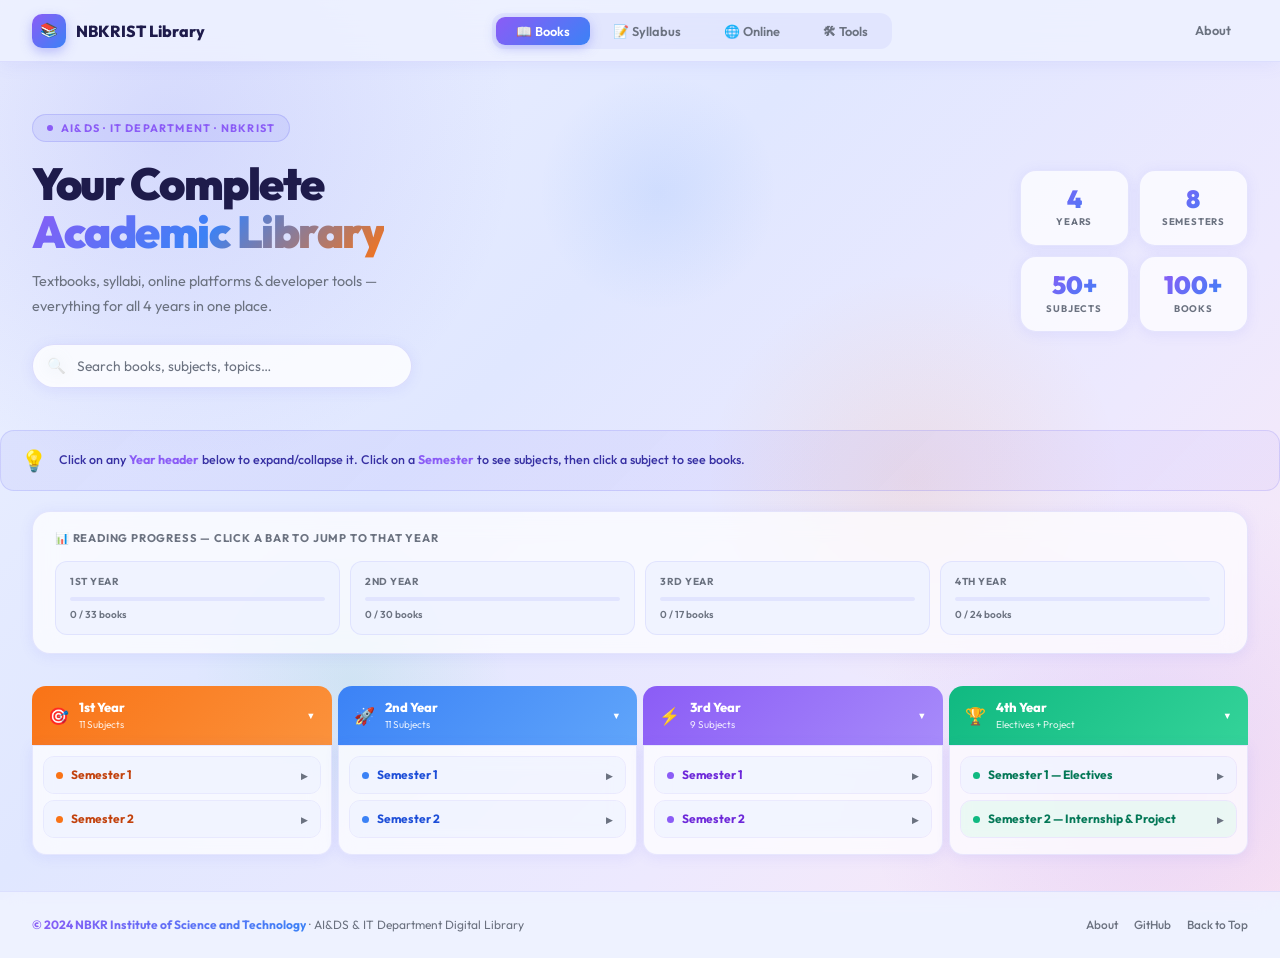
<file: index.html>
﻿<!DOCTYPE html>
<html lang="en">
<head>
<meta charset="UTF-8">
<meta name="viewport" content="width=device-width, initial-scale=1.0">
<title>NBKRIST Digital Library</title>
<link rel="stylesheet" href="styles.css">
</head>
<body>

<!-- BACKGROUND -->
<div class="bg">
  <div class="orb orb1"></div><div class="orb orb2"></div><div class="orb orb3"></div>
  <div id="pts"></div>
</div>

<!-- NAV -->
<nav>
  <a class="logo" href="index.html"><div class="logo-box">📚</div>NBKRIST Library</a>
  <div class="nav-pills">
    <button class="np on" onclick="switchTab('books',this)">📖 Books</button>
    <button class="np" onclick="switchTab('syllabus',this)">📝 Syllabus</button>
    <button class="np" onclick="switchTab('online',this)">🌐 Online</button>
    <button class="np" onclick="switchTab('tools',this)">🛠 Tools</button>
  </div>
  <div class="nav-r"><a href="about.html">About</a></div>
</nav>

<!-- HERO -->
<div class="hero">
  <div class="hero-left">
    <div class="chip"><span class="chip-dot"></span>AI&DS · IT Department · NBKRIST</div>
    <h1>Your Complete<br><em>Academic Library</em></h1>
    <p>Textbooks, syllabi, online platforms &amp; developer tools — everything for all 4 years in one place.</p>
    <div class="search-box">
      <span class="si">🔍</span>
      <input id="si" type="text" placeholder="Search books, subjects, topics…" oninput="doSearch(this.value)" autocomplete="off">
      <button class="sc" id="sc" onclick="clearSearch()">✕ Clear</button>
    </div>
  </div>
  <div class="hero-right">
    <div class="stat-box"><div class="stat-n">4</div><div class="stat-l">Years</div></div>
    <div class="stat-box"><div class="stat-n">8</div><div class="stat-l">Semesters</div></div>
    <div class="stat-box"><div class="stat-n">50+</div><div class="stat-l">Subjects</div></div>
    <div class="stat-box"><div class="stat-n">100+</div><div class="stat-l">Books</div></div>
  </div>
</div>

<!-- MOBILE TABS -->
<div class="mob-tabs">
  <button class="mt on" onclick="switchTab('books',this)">📖 Books</button>
  <button class="mt" onclick="switchTab('syllabus',this)">📝 Syllabus</button>
  <button class="mt" onclick="switchTab('online',this)">🌐 Online</button>
  <button class="mt" onclick="switchTab('tools',this)">🛠 Tools</button>
</div>

<!-- SEARCH RESULTS -->
<div class="sr-wrap" id="sr"><h5 id="src"></h5><div id="srl"></div></div>

<!-- ══════════════════ BOOKS TAB ══════════════════ -->
<div id="tab-books" class="tab-panel active">

<!-- NOTICE -->
<div class="notice">
  <span class="notice-icon">💡</span>
  <div class="notice-text">Click on any <b>Year header</b> below to expand/collapse it. Click on a <b>Semester</b> to see subjects, then click a subject to see books.</div>
</div>

<!-- PROGRESS -->
<div class="prog-wrap" id="pw">
  <div class="prog-card">
    <div class="prog-head">📊 Reading Progress — click a bar to jump to that year</div>
    <div class="prog-grid">
      <div class="pi" onclick="openYear(1)"><div class="pi-lbl">1st Year</div><div class="pi-bar"><div class="pi-fill" id="pf1"></div></div><div class="pi-txt" id="pt1">0 / 0 books</div></div>
      <div class="pi" onclick="openYear(2)"><div class="pi-lbl">2nd Year</div><div class="pi-bar"><div class="pi-fill" id="pf2"></div></div><div class="pi-txt" id="pt2">0 / 0 books</div></div>
      <div class="pi" onclick="openYear(3)"><div class="pi-lbl">3rd Year</div><div class="pi-bar"><div class="pi-fill" id="pf3"></div></div><div class="pi-txt" id="pt3">0 / 0 books</div></div>
      <div class="pi" onclick="openYear(4)"><div class="pi-lbl">4th Year</div><div class="pi-bar"><div class="pi-fill" id="pf4"></div></div><div class="pi-txt" id="pt4">0 / 0 books</div></div>
    </div>
  </div>
</div>

<!-- YEAR LABELS -->
<div class="year-labels">
  <div class="yl yl-1" id="yl1" onclick="toggleYear(1)"><span class="yl-icon">🎯</span><div class="yl-info"><div class="yl-name">1st Year</div><div class="yl-sub">11 Subjects</div></div><span class="yl-arr">▼</span></div>
  <div class="yl yl-2" id="yl2" onclick="toggleYear(2)"><span class="yl-icon">🚀</span><div class="yl-info"><div class="yl-name">2nd Year</div><div class="yl-sub">11 Subjects</div></div><span class="yl-arr">▼</span></div>
  <div class="yl yl-3" id="yl3" onclick="toggleYear(3)"><span class="yl-icon">⚡</span><div class="yl-info"><div class="yl-name">3rd Year</div><div class="yl-sub">9 Subjects</div></div><span class="yl-arr">▼</span></div>
  <div class="yl yl-4" id="yl4" onclick="toggleYear(4)"><span class="yl-icon">🏆</span><div class="yl-info"><div class="yl-name">4th Year</div><div class="yl-sub">Electives + Project</div></div><span class="yl-arr">▼</span></div>
</div>

<!-- YEAR COLUMNS -->
<div class="year-cols">

<!-- ── 1ST YEAR ── -->
<div class="yp" id="yp1" data-col="1"><div class="yp-inner">
  <div class="sem" id="y1s1">
    <div class="sem-h" onclick="tS('y1s1')"><div class="sem-dot"></div><div class="sem-name">Semester 1</div><div class="sem-arr">▶</div></div>
    <div class="sem-body">
      <div class="subj" id="y1-bee"><div class="subj-h" onclick="tSubj('y1-bee')"><div class="subj-dot"></div><div class="subj-name">Basic Electrical &amp; Electronics Engg.</div><div class="subj-arr">▶</div></div><div class="subj-body">
        <a class="bl" href="https://www.geeksforgeeks.org/basic-electrical-and-electronics-engineering/" target="_blank" data-y="1"><span class="bi">🌐</span>GeeksforGeeks – BEE Notes</a>
        <a class="bl" href="https://nptel.ac.in/courses/108105053" target="_blank" data-y="1"><span class="bi">🎓</span>NPTEL – Basic Electrical Engg.</a>
        <a class="bl" href="https://www.youtube.com/playlist?list=PL9ooVrP1hQOGyFc60sExNX1qBWJyV5IMb" target="_blank" data-y="1"><span class="bi">▶️</span>YouTube – BEE Lectures</a>
      </div></div>
      <div class="subj" id="y1-ep"><div class="subj-h" onclick="tSubj('y1-ep')"><div class="subj-dot"></div><div class="subj-name">Engineering Physics</div><div class="subj-arr">▶</div></div><div class="subj-body">
        <a class="bl" href="ep/2-physics-5-199.pdf" target="_blank" data-y="1"><span class="bi">📄</span>Notes Material – 1</a>
        <a class="bl" href="ep/ENGINEERING-PHYSICS-min-3-117.pdf" target="_blank" data-y="1"><span class="bi">📄</span>Notes Material – 2</a>
        <a class="bl" href="ep/FULLBOOKPHYSICS.pdf" target="_blank" data-y="1"><span class="bi">📄</span>Full Textbook</a>
      </div></div>
      <div class="subj" id="y1-eg"><div class="subj-h" onclick="tSubj('y1-eg')"><div class="subj-dot"></div><div class="subj-name">Engineering Graphics</div><div class="subj-arr">▶</div></div><div class="subj-body">
        <a class="bl" href="eg/ENGINEERING DRAWING BY N.D BHATT-4-738.pdf" target="_blank" data-y="1"><span class="bi">📄</span>Engineering Drawing – N.D. Bhatt</a>
      </div></div>
      <div class="subj" id="y1-ip"><div class="subj-h" onclick="tSubj('y1-ip')"><div class="subj-dot"></div><div class="subj-name">Introduction to Programming (C)</div><div class="subj-arr">▶</div></div><div class="subj-body">
        <a class="bl" href="ip/[Kernighan-Ritchie]The_C_Programming_Language.pdf" target="_blank" data-y="1"><span class="bi">📄</span>C Programming Language – K&amp;R</a>
        <a class="bl" href="ip/C_Programming.pdf" target="_blank" data-y="1"><span class="bi">📄</span>C Programming</a>
        <a class="bl" href="ip/SCHAUMS_OUTLINE_OF_THEORY_AND_PROBLEMS_O.pdf" target="_blank" data-y="1"><span class="bi">📄</span>Schaum's Outline</a>
        <a class="bl" href="ip/The.C.Programming.Language.2Nd.Ed Prentice.Hall.Brian.W.Kernighan.and.Dennis.M.Ritchie..pdf" target="_blank" data-y="1"><span class="bi">📄</span>C Programming – 2nd Ed.</a>
      </div></div>
      <div class="subj" id="y1-m1"><div class="subj-h" onclick="tSubj('y1-m1')"><div class="subj-dot"></div><div class="subj-name">Linear Algebra &amp; Calculus</div><div class="subj-arr">▶</div></div><div class="subj-body">
        <a class="bl" href="m1/23_12_2022_539602025-3-213.pdf" target="_blank" data-y="1"><span class="bi">📄</span>Notes Material</a>
        <a class="bl" href="m1/Maths-Advanced Modern Engineering Mathematics 5th Ed.pdf" target="_blank" data-y="1"><span class="bi">📄</span>Advanced Modern Engg. Maths</a>
        <a class="bl" href="m1/Thomas_Calculus.pdf" target="_blank" data-y="1"><span class="bi">📄</span>Thomas Calculus</a>
        <a class="bl" href="m-2/Gilbert_Strang_Linear_Algebra_and_Its_Applicatio_230928_225121.pdf" target="_blank" data-y="1"><span class="bi">📄</span>Gilbert Strang – Linear Algebra</a>
        <a class="bl" href="m-2/Nicholson-OpenLAWA-2018A.pdf" target="_blank" data-y="1"><span class="bi">📄</span>Nicholson – Open Linear Algebra</a>
      </div></div>
      <div class="subj" id="y1-it"><div class="subj-h" onclick="tSubj('y1-it')"><div class="subj-dot"></div><div class="subj-name">IT Workshop</div><div class="subj-arr">▶</div></div><div class="subj-body">
        <a class="bl" href="it/1BCOM6CA-Introduction-to-computers-&-Information-Technology-ENG.pdf" target="_blank" data-y="1"><span class="bi">📄</span>Intro to Computers &amp; IT</a>
        <a class="bl" href="it/95.pdf" target="_blank" data-y="1"><span class="bi">📄</span>Introduction to IT</a>
        <a class="bl" href="it/Cisco.Press.IT.Essentials.PC.Hardware.and.Software.Labs.and.Study.Guide.3rd.Ed.pdf" target="_blank" data-y="1"><span class="bi">📄</span>Cisco IT Essentials</a>
      </div></div>
    </div>
  </div>
  <div class="sem" id="y1s2">
    <div class="sem-h" onclick="tS('y1s2')"><div class="sem-dot"></div><div class="sem-name">Semester 2</div><div class="sem-arr">▶</div></div>
    <div class="sem-body">
      <div class="subj" id="y1-chem"><div class="subj-h" onclick="tSubj('y1-chem')"><div class="subj-dot"></div><div class="subj-name">Chemistry</div><div class="subj-arr">▶</div></div><div class="subj-body">
        <a class="bl" href="chem/1621583343 (1).pdf" target="_blank" data-y="1"><span class="bi">📄</span>Atkins Physical Chemistry</a>
        <a class="bl" href="chem/Engg.Chemistry-4-111.pdf" target="_blank" data-y="1"><span class="bi">📄</span>Engineering Chemistry</a>
        <a class="bl" href="chem/Engineering Chemistry Jain n Jain.pdf" target="_blank" data-y="1"><span class="bi">📄</span>Engg. Chemistry – Jain &amp; Jain</a>
      </div></div>
      <div class="subj" id="y1-bc"><div class="subj-h" onclick="tSubj('y1-bc')"><div class="subj-dot"></div><div class="subj-name">Basic Civil Engineering</div><div class="subj-arr">▶</div></div><div class="subj-body">
        <a class="bl" href="bc/101986842-basic-civil-engineering-s-s-bhavikatti.pdf" target="_blank" data-y="1"><span class="bi">📄</span>Basic Civil Engg. – Bhavikatti</a>
        <a class="bl" href="bc/BASIC_CIVIL_AND_MECHANICAL_ENGINEERING-3-250.pdf" target="_blank" data-y="1"><span class="bi">📄</span>Basic Civil &amp; Mechanical Engg.</a>
        <a class="bl" href="bc/de4479d1234da19a11935c023d338121-3-174.pdf" target="_blank" data-y="1"><span class="bi">📄</span>Civil &amp; Mechanical Engg. – 2</a>
      </div></div>
      <div class="subj" id="y1-bm"><div class="subj-h" onclick="tSubj('y1-bm')"><div class="subj-dot"></div><div class="subj-name">Basic Mechanical Engineering</div><div class="subj-arr">▶</div></div><div class="subj-body">
        <a class="bl" href="bm/425803401-IC-Engines-by-V-Ganeshan-PDFDrive-com-pdf.pdf" target="_blank" data-y="1"><span class="bi">📄</span>IC Engines – V. Ganeshan</a>
        <a class="bl" href="bm/An Introduction to Mechanical Engineering.pdf" target="_blank" data-y="1"><span class="bi">📄</span>Intro to Mechanical Engg.</a>
        <a class="bl" href="bm/pdfcoffee.com_theory-of-machines-by-s-s-rattan-pdf-free-bead69a6.pdf" target="_blank" data-y="1"><span class="bi">📄</span>Theory of Machines – Rattan</a>
      </div></div>
      <div class="subj" id="y1-ce"><div class="subj-h" onclick="tSubj('y1-ce')"><div class="subj-dot"></div><div class="subj-name">Communicative English</div><div class="subj-arr">▶</div></div><div class="subj-body">
        <a class="bl" href="ce/Communicative-English-min.pdf" target="_blank" data-y="1"><span class="bi">📄</span>Communicative English Textbook</a>
      </div></div>
      <div class="subj" id="y1-ds"><div class="subj-h" onclick="tSubj('y1-ds')"><div class="subj-dot"></div><div class="subj-name">Data Structures</div><div class="subj-arr">▶</div></div><div class="subj-body">
        <a class="bl" href="ds/Data Structures and Algorithm Analysis in C by Mark Allen Weiss.pdf" target="_blank" data-y="1"><span class="bi">📄</span>Data Structures – Mark Allen Weiss</a>
        <a class="bl" href="ds/Fundamentals-of-Data-Structures-in-C-Ellis-Horowitz-Sartaj-Sahni-etc.-.pdf" target="_blank" data-y="1"><span class="bi">📄</span>Fundamentals of Data Structures</a>
      </div></div>
      <div class="subj" id="y1-m2"><div class="subj-h" onclick="tSubj('y1-m2')"><div class="subj-dot"></div><div class="subj-name">Diff. Equations &amp; Vector Calculus</div><div class="subj-arr">▶</div></div><div class="subj-body">
        <a class="bl" href="m1/23_12_2022_539602025-3-213.pdf" target="_blank" data-y="1"><span class="bi">📄</span>Notes Material</a>
        <a class="bl" href="m1/Thomas_Calculus.pdf" target="_blank" data-y="1"><span class="bi">📄</span>Thomas Calculus</a>
      </div></div>
    </div>
  </div>
</div></div>

<!-- ── 2ND YEAR ── -->
<div class="yp" id="yp2" data-col="2"><div class="yp-inner">
  <div class="sem" id="y2s1">
    <div class="sem-h" onclick="tS('y2s1')"><div class="sem-dot"></div><div class="sem-name">Semester 1</div><div class="sem-arr">▶</div></div>
    <div class="sem-body">
      <div class="subj" id="y2-java"><div class="subj-h" onclick="tSubj('y2-java')"><div class="subj-dot"></div><div class="subj-name">Java Programming</div><div class="subj-arr">▶</div></div><div class="subj-body">
        <a class="bl" href="java/j-1.pdf" target="_blank" data-y="2"><span class="bi">📄</span>Intro to Java – 1</a>
        <a class="bl" href="java/j-3.pdf" target="_blank" data-y="2"><span class="bi">📄</span>Java 9 For Programmers</a>
        <a class="bl" href="java/j-4.pdf" target="_blank" data-y="2"><span class="bi">📄</span>Intro to Java – 8th Ed.</a>
        <a class="bl" href="java/j-5.pdf" target="_blank" data-y="2"><span class="bi">📄</span>Intro to Java – 10th Ed.</a>
      </div></div>
      <div class="subj" id="y2-es"><div class="subj-h" onclick="tSubj('y2-es')"><div class="subj-dot"></div><div class="subj-name">Environmental Science</div><div class="subj-arr">▶</div></div><div class="subj-body">
        <a class="bl" href="es/22080_270724125248_Anindita Basak - Environmental Studies-Pearson Education (2015).pdf" target="_blank" data-y="2"><span class="bi">📄</span>Environmental Studies – Pearson</a>
        <a class="bl" href="es/env.pdf" target="_blank" data-y="2"><span class="bi">📄</span>Environmental Studies – 2</a>
      </div></div>
      <div class="subj" id="y2-dbms"><div class="subj-h" onclick="tSubj('y2-dbms')"><div class="subj-dot"></div><div class="subj-name">Database Management Systems</div><div class="subj-arr">▶</div></div><div class="subj-body">
        <a class="bl" href="dbms/Fundamentals_of_Database_Systems_6th_Edition-1.pdf" target="_blank" data-y="2"><span class="bi">📄</span>Fundamentals of DBMS – 6th Ed.</a>
        <a class="bl" href="dbms/s_feuerstein_oracle-pl_sql-programming_6th-edition_2014.pdf" target="_blank" data-y="2"><span class="bi">📄</span>Oracle PL/SQL Programming</a>
      </div></div>
      <div class="subj" id="y2-dmgt"><div class="subj-h" onclick="tSubj('y2-dmgt')"><div class="subj-dot"></div><div class="subj-name">Discrete Math &amp; Graph Theory</div><div class="subj-arr">▶</div></div><div class="subj-body">
        <a class="bl" href="dmgt/Discrete Mathematics and Its Applications, 7 edition - Rosen.pdf" target="_blank" data-y="2"><span class="bi">📄</span>Discrete Mathematics – Rosen</a>
        <a class="bl" href="dmgt/Maths-Discrete Mathematics & its Applications 8th Ed.pdf" target="_blank" data-y="2"><span class="bi">📄</span>Discrete Mathematics – 8th Ed.</a>
      </div></div>
      <div class="subj" id="y2-adsa"><div class="subj-h" onclick="tSubj('y2-adsa')"><div class="subj-dot"></div><div class="subj-name">Advanced DSA</div><div class="subj-arr">▶</div></div><div class="subj-body">
        <a class="bl" href="adsa/fundamentals-of-computer-algorithms-by-ellis-horowitz-1984.pdf" target="_blank" data-y="2"><span class="bi">📄</span>Computer Algorithms – Horowitz</a>
        <a class="bl" href="adsa/horowitz-and-sahani-fundamentals-of-computer-algorithms-2nd-edition.pdf" target="_blank" data-y="2"><span class="bi">📄</span>Computer Algorithms – 2nd Ed.</a>
      </div></div>
      <div class="subj" id="y2-uhv"><div class="subj-h" onclick="tSubj('y2-uhv')"><div class="subj-dot"></div><div class="subj-name">UHV &amp; Ethical Conduct</div><div class="subj-arr">▶</div></div><div class="subj-body">
        <a class="bl" href="uhv/uhv-1.pdf" target="_blank" data-y="2"><span class="bi">📄</span>UHV Textbook</a>
      </div></div>
    </div>
  </div>
  <div class="sem" id="y2s2">
    <div class="sem-h" onclick="tS('y2s2')"><div class="sem-dot"></div><div class="sem-name">Semester 2</div><div class="sem-arr">▶</div></div>
    <div class="sem-body">
      <div class="subj" id="y2-smds"><div class="subj-h" onclick="tSubj('y2-smds')"><div class="subj-dot"></div><div class="subj-name">Statistical Methods for DS</div><div class="subj-arr">▶</div></div><div class="subj-body">
        <a class="bl" href="smds/Miller & Freund's Probability and Statistics for Engineers.pdf" target="_blank" data-y="2"><span class="bi">📄</span>Miller &amp; Freund's Probability</a>
        <a class="bl" href="smds/Statistical inference for data science.pdf" target="_blank" data-y="2"><span class="bi">📄</span>Statistical Inference for DS</a>
      </div></div>
      <div class="subj" id="y2-dlco"><div class="subj-h" onclick="tSubj('y2-dlco')"><div class="subj-dot"></div><div class="subj-name">Digital Logic &amp; Computer Org.</div><div class="subj-arr">▶</div></div><div class="subj-body">
        <a class="bl" href="dlco/Azal2020-01-22-12-16-48-75016.pdf" target="_blank" data-y="2"><span class="bi">📄</span>Digital Logic Textbook</a>
        <a class="bl" href="dlco/computer-systems-Architecture.pdf" target="_blank" data-y="2"><span class="bi">📄</span>Computer Systems Architecture</a>
        <a class="bl" href="dlco/Digital Design With an Introduction to the Verilog HDL, VHDL and Systemverilog 6th Ed.pdf" target="_blank" data-y="2"><span class="bi">📄</span>Digital Design – Verilog 6th Ed.</a>
      </div></div>
      <div class="subj" id="y2-be"><div class="subj-h" onclick="tSubj('y2-be')"><div class="subj-dot"></div><div class="subj-name">Business Environment</div><div class="subj-arr">▶</div></div><div class="subj-body">
        <a class="bl" href="be/Business Environment FInal ISBN_724.pdf" target="_blank" data-y="2"><span class="bi">📄</span>Business Environment – 1</a>
        <a class="bl" href="be/DCOM105_DCOM402_DMGT105_DMGT401_BUSINESS_ENVIRONMENT.pdf" target="_blank" data-y="2"><span class="bi">📄</span>Business Environment – 2</a>
        <a class="bl" href="be/IIMM_BE_Book.pdf" target="_blank" data-y="2"><span class="bi">📄</span>Business Environment – IIMM</a>
      </div></div>
      <div class="subj" id="y2-ai"><div class="subj-h" onclick="tSubj('y2-ai')"><div class="subj-dot"></div><div class="subj-name">Artificial Intelligence</div><div class="subj-arr">▶</div></div><div class="subj-body">
        <a class="bl" href="ai/artificial intelligence structures and strategies for  complex problem solving.pdf" target="_blank" data-y="2"><span class="bi">📄</span>AI – Structures &amp; Strategies</a>
        <a class="bl" href="ai/Artificial_Intelligence.pdf" target="_blank" data-y="2"><span class="bi">📄</span>Artificial Intelligence</a>
        <a class="bl" href="ai/Kevin Knight, Elaine Rich, B. Nair - Artificial Intelligence (2010, Tata McGraw-Hill Education Pvt. Ltd.) - libgen.lc.pdf" target="_blank" data-y="2"><span class="bi">📄</span>AI – Kevin Knight &amp; Rich</a>
        <a class="bl" href="ai/preview-9781292153971_A27091185.pdf" target="_blank" data-y="2"><span class="bi">📄</span>AI: A Modern Approach</a>
      </div></div>
      <div class="subj" id="y2-fs"><div class="subj-h" onclick="tSubj('y2-fs')"><div class="subj-dot"></div><div class="subj-name">Full Stack Development</div><div class="subj-arr">▶</div></div><div class="subj-body">
        <a class="bl" href="fs/Azal2020-01-22-01-38-51-40850.pdf" target="_blank" data-y="2"><span class="bi">📄</span>Internet &amp; WWW How to Program</a>
        <a class="bl" href="fs/deitel-internet-world-wide-web-how-to-program-2e-2001.pdf" target="_blank" data-y="2"><span class="bi">📄</span>Deitel – Internet &amp; WWW</a>
        <a class="bl" href="fs/Learning_PHP_A_Gentle_Introduction_to_the_Web_39_s_Most_Popular_Language.pdf" target="_blank" data-y="2"><span class="bi">📄</span>Learning PHP</a>
      </div></div>
      <div class="subj" id="y2-ids"><div class="subj-h" onclick="tSubj('y2-ids')"><div class="subj-dot"></div><div class="subj-name">Introduction to Data Science</div><div class="subj-arr">▶</div></div><div class="subj-body">
        <a class="bl" href="ids/ids-1.pdf" target="_blank" data-y="2"><span class="bi">📄</span>Intro to Data Science – 1</a>
        <a class="bl" href="ids/ids-2.pdf" target="_blank" data-y="2"><span class="bi">📄</span>Data Science from Scratch</a>
      </div></div>
    </div>
  </div>
</div></div>

<!-- ── 3RD YEAR ── -->
<div class="yp" id="yp3" data-col="3"><div class="yp-inner">
  <div class="sem" id="y3s1">
    <div class="sem-h" onclick="tS('y3s1')"><div class="sem-dot"></div><div class="sem-name">Semester 1</div><div class="sem-arr">▶</div></div>
    <div class="sem-body">
      <div class="subj" id="y3-cn"><div class="subj-h" onclick="tSubj('y3-cn')"><div class="subj-dot"></div><div class="subj-name">Computer Networking</div><div class="subj-arr">▶</div></div><div class="subj-body">
        <a class="bl" href="cn/Computer Networking_ A Top-Down Approach 6th Edition.pdf" target="_blank" data-y="3"><span class="bi">📄</span>Computer Networking – Top-Down</a>
      </div></div>
      <div class="subj" id="y3-genai"><div class="subj-h" onclick="tSubj('y3-genai')"><div class="subj-dot"></div><div class="subj-name">Generative AI</div><div class="subj-arr">▶</div></div><div class="subj-body">
        <a class="bl" href="generativeai/generative-ai-harvard.pdf" target="_blank" data-y="3"><span class="bi">📄</span>Generative AI – Harvard</a>
        <a class="bl" href="generativeai/Generative-AI.pdf" target="_blank" data-y="3"><span class="bi">📄</span>Generative AI – 2</a>
      </div></div>
      <div class="subj" id="y3-co"><div class="subj-h" onclick="tSubj('y3-co')"><div class="subj-dot"></div><div class="subj-name">Computer Organization</div><div class="subj-arr">▶</div></div><div class="subj-body">
        <a class="bl" href="co/Computer_Organization_5th_Edition.pdf" target="_blank" data-y="3"><span class="bi">📄</span>Computer Organization – 5th Ed.</a>
        <a class="bl" href="co/Computer-Organization-Architecture-Book-3.pdf" target="_blank" data-y="3"><span class="bi">📄</span>Computer Org. &amp; Architecture</a>
      </div></div>
      <div class="subj" id="y3-se"><div class="subj-h" onclick="tSubj('y3-se')"><div class="subj-dot"></div><div class="subj-name">Software Engineering</div><div class="subj-arr">▶</div></div><div class="subj-body">
        <a class="bl" href="se/16_EBOOK-7th_ed_software_engineering_a_practitioners_approach_by_roger_s._pressman_.pdf" target="_blank" data-y="3"><span class="bi">📄</span>Software Engineering – Pressman</a>
      </div></div>
    </div>
  </div>
  <div class="sem" id="y3s2">
    <div class="sem-h" onclick="tS('y3s2')"><div class="sem-dot"></div><div class="sem-name">Semester 2</div><div class="sem-arr">▶</div></div>
    <div class="sem-body">
      <div class="subj" id="y3-os"><div class="subj-h" onclick="tSubj('y3-os')"><div class="subj-dot"></div><div class="subj-name">Operating Systems</div><div class="subj-arr">▶</div></div><div class="subj-body">
        <a class="bl" href="os/Abraham Silberschatz-Operating System Concepts (9th,2012_12).pdf" target="_blank" data-y="3"><span class="bi">📄</span>OS Concepts – Silberschatz</a>
        <a class="bl" href="os/Silberschatz 9th edition.pdf" target="_blank" data-y="3"><span class="bi">📄</span>OS Concepts – 9th Ed.</a>
      </div></div>
      <div class="subj" id="y3-ml"><div class="subj-h" onclick="tSubj('y3-ml')"><div class="subj-dot"></div><div class="subj-name">Machine Learning</div><div class="subj-arr">▶</div></div><div class="subj-body">
        <a class="bl" href="ml/Machine Learning for Absolute Beginners.pdf" target="_blank" data-y="3"><span class="bi">📄</span>ML for Absolute Beginners</a>
        <a class="bl" href="ml/Machine Learning for Dummies.pdf" target="_blank" data-y="3"><span class="bi">📄</span>Machine Learning for Dummies</a>
      </div></div>
      <div class="subj" id="y3-nlp"><div class="subj-h" onclick="tSubj('y3-nlp')"><div class="subj-dot"></div><div class="subj-name">Natural Language Processing</div><div class="subj-arr">▶</div></div><div class="subj-body">
        <a class="bl" href="nlp/nlp-1.pdf" target="_blank" data-y="3"><span class="bi">📄</span>NLP – 1</a>
        <a class="bl" href="nlp/NLTK.pdf" target="_blank" data-y="3"><span class="bi">📄</span>NLTK Book</a>
      </div></div>
      <div class="subj" id="y3-dl"><div class="subj-h" onclick="tSubj('y3-dl')"><div class="subj-dot"></div><div class="subj-name">Deep Learning</div><div class="subj-arr">▶</div></div><div class="subj-body">
        <a class="bl" href="dl/Deep Learning by Ian Goodfellow.pdf" target="_blank" data-y="3"><span class="bi">📄</span>Deep Learning – Ian Goodfellow</a>
        <a class="bl" href="dl/deeplearningwithpython.pdf" target="_blank" data-y="3"><span class="bi">📄</span>Deep Learning with Python</a>
      </div></div>
      <div class="subj" id="y3-dv"><div class="subj-h" onclick="tSubj('y3-dv')"><div class="subj-dot"></div><div class="subj-name">Data Visualization</div><div class="subj-arr">▶</div></div><div class="subj-body">
        <a class="bl" href="datavis/Handbook_of_Data_Visualization.pdf" target="_blank" data-y="3"><span class="bi">📄</span>Handbook of Data Visualization</a>
        <a class="bl" href="datavis/sosulski-kristen-data-visualization-made-simple_-insights-into-becoming-visual-2019-routledge.pdf" target="_blank" data-y="3"><span class="bi">📄</span>Data Visualization Made Simple</a>
        <a class="bl" href="datavis/The-Data-Visualization-workshop.pdf" target="_blank" data-y="3"><span class="bi">📄</span>The Data Visualization Workshop</a>
      </div></div>
    </div>
  </div>
</div></div>

<!-- ── 4TH YEAR ── -->
<div class="yp" id="yp4" data-col="4"><div class="yp-inner">
  <div class="sem" id="y4s1">
    <div class="sem-h" onclick="tS('y4s1')"><div class="sem-dot"></div><div class="sem-name">Semester 1 — Electives</div><div class="sem-arr">▶</div></div>
    <div class="sem-body">
      <div class="flat" id="y4-bd"><div class="flat-h" onclick="tFlat('y4-bd')"><div class="flat-dot"></div><div class="flat-name">Big Data Analytics</div><div class="flat-arr">▶</div></div><div class="flat-body">
        <a class="bl" href="bd/Big Data Analytics by RaJ Kamal, Preethi Saxena,TMH.pdf" target="_blank" data-y="4"><span class="bi">📄</span>Big Data Analytics – Raj Kamal</a>
        <a class="bl" href="bd/Data Science _ Big Data Analytics ( PDFDrive ).pdf" target="_blank" data-y="4"><span class="bi">📄</span>Data Science &amp; Big Data</a>
        <a class="bl" href="bd/IntroductiontoBigDataAnalytics.pdf" target="_blank" data-y="4"><span class="bi">📄</span>Intro to Big Data Analytics</a>
      </div></div>
      <div class="flat" id="y4-bc"><div class="flat-h" onclick="tFlat('y4-bc')"><div class="flat-dot"></div><div class="flat-name">Blockchain Technology</div><div class="flat-arr">▶</div></div><div class="flat-body">
        <a class="bl" href="blockchain/BlockchainTextBook.pdf" target="_blank" data-y="4"><span class="bi">📄</span>Blockchain Textbook</a>
        <a class="bl" href="blockchain/Mastering_Blockchain_2nd_Edition.pdf" target="_blank" data-y="4"><span class="bi">📄</span>Mastering Blockchain – 2nd Ed.</a>
        <a class="bl" href="blockchain/River-Blockchain.pdf" target="_blank" data-y="4"><span class="bi">📄</span>River Blockchain</a>
      </div></div>
      <div class="flat" id="y4-hrm"><div class="flat-h" onclick="tFlat('y4-hrm')"><div class="flat-dot"></div><div class="flat-name">Human Resource Management</div><div class="flat-arr">▶</div></div><div class="flat-body">
        <a class="bl" href="HRM/Human_Resource_Management_32088.pdf" target="_blank" data-y="4"><span class="bi">📄</span>Human Resource Management</a>
        <a class="bl" href="HRM/Human-Resource-Management-by-Pravin-Durai.pdf" target="_blank" data-y="4"><span class="bi">📄</span>HRM – Pravin Durai</a>
        <a class="bl" href="HRM/Symbiosis_HumanResourceManagement.pdf" target="_blank" data-y="4"><span class="bi">📄</span>Symbiosis HRM</a>
      </div></div>
      <div class="flat" id="y4-rl"><div class="flat-h" onclick="tFlat('y4-rl')"><div class="flat-dot"></div><div class="flat-name">Reinforcement Learning</div><div class="flat-arr">▶</div></div><div class="flat-body">
        <a class="bl" href="rl/BartoSutton.pdf" target="_blank" data-y="4"><span class="bi">📄</span>Reinforcement Learning – Barto &amp; Sutton</a>
        <a class="bl" href="rl/RLCOURSECOMPLETE.pdf" target="_blank" data-y="4"><span class="bi">📄</span>RL Course Complete</a>
        <a class="bl" href="rl/SuttonBartoIPRLBook2ndEd.pdf" target="_blank" data-y="4"><span class="bi">📄</span>Sutton &amp; Barto RL – 2nd Ed.</a>
      </div></div>
      <div class="flat" id="y4-pe"><div class="flat-h" onclick="tFlat('y4-pe')"><div class="flat-dot"></div><div class="flat-name">Prompt Engineering</div><div class="flat-arr">▶</div></div><div class="flat-body">
        <a class="bl" href="pe/book_english_version.pdf" target="_blank" data-y="4"><span class="bi">📄</span>Prompt Engineering Book</a>
        <a class="bl" href="pe/prompt-engineering-playbook-beta-v3.pdf" target="_blank" data-y="4"><span class="bi">📄</span>Prompt Engineering Playbook</a>
        <a class="bl" href="pe/The Art of Asking ChatGPT for High-Quality Answers--Ibrahim_John.pdf" target="_blank" data-y="4"><span class="bi">📄</span>The Art of Asking ChatGPT</a>
      </div></div>
    </div>
  </div>
  <div class="sem sem-special" id="y4s2">
    <div class="sem-h" onclick="tS('y4s2')"><div class="sem-dot"></div><div class="sem-name">Semester 2 — Internship &amp; Project</div><div class="sem-arr">▶</div></div>
    <div class="sem-body">
      <div class="flat" id="y4-intern"><div class="flat-h" onclick="tFlat('y4-intern')"><div class="flat-dot"></div><div class="flat-name">🏢 Offline Internship</div><div class="flat-arr">▶</div></div><div class="flat-body">
        <a class="bl" href="https://internshala.com" target="_blank" data-y="4"><span class="bi">🌐</span>Internshala – Find Internships</a>
        <a class="bl" href="https://www.linkedin.com/jobs/" target="_blank" data-y="4"><span class="bi">🌐</span>LinkedIn – Internship Search</a>
        <a class="bl" href="https://unstop.com" target="_blank" data-y="4"><span class="bi">🌐</span>Unstop – Competitions &amp; Internships</a>
        <a class="bl" href="https://www.naukri.com/internship" target="_blank" data-y="4"><span class="bi">🌐</span>Naukri – Internship Listings</a>
      </div></div>
      <div class="flat" id="y4-proj"><div class="flat-h" onclick="tFlat('y4-proj')"><div class="flat-dot"></div><div class="flat-name">🎓 Final Year Project</div><div class="flat-arr">▶</div></div><div class="flat-body">
        <a class="bl" href="https://github.com/explore" target="_blank" data-y="4"><span class="bi">🌐</span>GitHub Explore – Project Ideas</a>
        <a class="bl" href="https://paperswithcode.com" target="_blank" data-y="4"><span class="bi">🌐</span>Papers With Code – Research</a>
        <a class="bl" href="https://www.kaggle.com/datasets" target="_blank" data-y="4"><span class="bi">🌐</span>Kaggle – Datasets &amp; Projects</a>
        <a class="bl" href="https://scholar.google.com" target="_blank" data-y="4"><span class="bi">🌐</span>Google Scholar – Papers</a>
        <a class="bl" href="https://ieee.org/publications/" target="_blank" data-y="4"><span class="bi">🌐</span>IEEE – Reference Publications</a>
      </div></div>
    </div>
  </div>
</div></div>

</div></div><!-- end year-cols / tab-books -->

<!-- ══════════════════ SYLLABUS TAB ══════════════════ -->
<div id="tab-syllabus" class="tab-panel">
<div class="two-grid">

  <div class="ycard yc1" id="syl-y1">
    <div class="yhead" onclick="tCard('syl-y1')"><div class="yicon">🎯</div><div class="yinfo"><div class="yname">1st Year</div><div class="ysub">Syllabus PDFs</div></div><div class="ytog">▼</div></div>
    <div class="ybody">
      <div class="sem" id="syl-y1s1"><div class="sem-h" onclick="tS('syl-y1s1')"><div class="sem-dot"></div><div class="sem-name">Semester 1</div><div class="sem-arr">▶</div></div><div class="sem-body">
        <a class="sl" href="syllabus1/23ES11T3%E2%80%93BASIC%20ELECTRICAL%20%26%20ELECTRONICS%20ENGINEERING.pdf" target="_blank"><span class="bi">📋</span>Basic Electrical &amp; Electronics Engg.</a>
        <a class="sl" href="syllabus1/23BS11T1-ENGINEERING PHYSICS.pdf" target="_blank"><span class="bi">📋</span>Engineering Physics</a>
        <a class="sl" href="syllabus1/23ES11T4%E2%80%93ENGINEERING%20GRAPHICS.pdf" target="_blank"><span class="bi">📋</span>Engineering Graphics</a>
        <a class="sl" href="syllabus1/23ES11T1%E2%80%93INTRODUCTION%20TO%20PROGRAMMING.pdf" target="_blank"><span class="bi">📋</span>Introduction to Programming</a>
        <a class="sl" href="syllabus1/23BS11T3-LINEAR ALGEBRA & CALCULUS.pdf" target="_blank"><span class="bi">📋</span>Linear Algebra &amp; Calculus</a>
        <a class="sl" href="syllabus1/23ES11P3%E2%80%93IT%20WORKSHOP.pdf" target="_blank"><span class="bi">📋</span>IT Workshop</a>
      </div></div>
      <div class="sem" id="syl-y1s2"><div class="sem-h" onclick="tS('syl-y1s2')"><div class="sem-dot"></div><div class="sem-name">Semester 2</div><div class="sem-arr">▶</div></div><div class="sem-body">
        <a class="sl" href="syllabus1/23BS12T2%20-%20CHEMISTRY.pdf" target="_blank"><span class="bi">📋</span>Chemistry</a>
        <a class="sl" href="syllabus1/23ES12T1 - BASIC CIVIL AND MECHANICAL ENGINEERING.pdf" target="_blank"><span class="bi">📋</span>Basic Civil &amp; Mechanical Engg.</a>
        <a class="sl" href="syllabus1/23BS12T5 - COMMUNICATIVE ENGLISH.pdf" target="_blank"><span class="bi">📋</span>Communicative English</a>
        <a class="sl" href="syllabus1/23CS12T1 – DATA STRUCTURES.pdf" target="_blank"><span class="bi">📋</span>Data Structures</a>
        <a class="sl" href="syllabus1/23BS12T4 - DIFFERENTIAL EQUATIONS & VECTOR CALCULUS.pdf" target="_blank"><span class="bi">📋</span>Diff. Equations &amp; Vector Calculus</a>
      </div></div>
    </div>
  </div>

  <div class="ycard yc2" id="syl-y2">
    <div class="yhead" onclick="tCard('syl-y2')"><div class="yicon">🚀</div><div class="yinfo"><div class="yname">2nd Year</div><div class="ysub">Syllabus PDFs</div></div><div class="ytog">▼</div></div>
    <div class="ybody">
      <div class="sem" id="syl-y2s1"><div class="sem-h" onclick="tS('syl-y2s1')"><div class="sem-dot"></div><div class="sem-name">Semester 1</div><div class="sem-arr">▶</div></div><div class="sem-body">
        <a class="sl" href="syllabus1/23CS21T2 - OBJECT-ORIENTED PROGRAMMING THROUGH JAVA.pdf" target="_blank"><span class="bi">📋</span>OOP Through Java</a>
        <a class="sl" href="syllabus1/23AC21T1- ENVIRONMENTAL SCIENCE.pdf" target="_blank"><span class="bi">📋</span>Environmental Science</a>
        <a class="sl" href="syllabus1/23AD21T1 - DATABASE MANAGEMENT SYSTEMS.pdf" target="_blank"><span class="bi">📋</span>Database Management Systems</a>
        <a class="sl" href="syllabus1/23BS21T5 -DISCRETE MATHEMATICS & GRAPH THEORY.pdf" target="_blank"><span class="bi">📋</span>Discrete Math &amp; Graph Theory</a>
        <a class="sl" href="syllabus1/23CS21T1 - ADVANCED DATA STRUCTURES & ALGORITHM ANALYSIS.pdf" target="_blank"><span class="bi">📋</span>Advanced DSA</a>
        <a class="sl" href="syllabus1/23BS21T6 - UNIVERSAL HUMAN VALUES–UNDERSTANDING HARMONY AND ETHICAL HUMAN CONDUCT.pdf" target="_blank"><span class="bi">📋</span>UHV &amp; Ethical Conduct</a>
      </div></div>
      <div class="sem" id="syl-y2s2"><div class="sem-h" onclick="tS('syl-y2s2')"><div class="sem-dot"></div><div class="sem-name">Semester 2</div><div class="sem-arr">▶</div></div><div class="sem-body">
        <a class="sl" href="syllabus1/23BS22T3 - STATISTICAL METHODS FOR DATA SCIENCE.pdf" target="_blank"><span class="bi">📋</span>Statistical Methods for DS</a>
        <a class="sl" href="syllabus1/23CS22T2 - DIGITAL LOGIC & COMPUTER ORGANIZATION.pdf" target="_blank"><span class="bi">📋</span>Digital Logic &amp; Computer Org.</a>
        <a class="sl" href="syllabus1/23BS22T5 - BUSINESS ENVIRONMENT.pdf" target="_blank"><span class="bi">📋</span>Business Environment</a>
        <a class="sl" href="syllabus1/23CA22T1- ARTIFICIAL INTELLIGENCE.pdf" target="_blank"><span class="bi">📋</span>Artificial Intelligence</a>
        <a class="sl" href="syllabus1/23CD22T2- INTRODUCTION TO DATA SCIENCE.pdf" target="_blank"><span class="bi">📋</span>Introduction to Data Science</a>
        <a class="sl" href="syllabus1/23CS21SC - PYTHON PROGRAMMING .pdf" target="_blank"><span class="bi">📋</span>Python Programming</a>
      </div></div>
    </div>
  </div>

  <div class="ycard yc3" id="syl-y3">
    <div class="yhead" onclick="tCard('syl-y3')"><div class="yicon">⚡</div><div class="yinfo"><div class="yname">3rd Year</div><div class="ysub">Coming Soon</div></div><div class="ytog">▼</div></div>
    <div class="ybody"><p style="color:var(--muted);font-size:.82rem;padding:12px 4px;text-align:center">📅 Syllabus will be updated soon.</p></div>
  </div>

  <div class="ycard yc4" id="syl-y4">
    <div class="yhead" onclick="tCard('syl-y4')"><div class="yicon">🏆</div><div class="yinfo"><div class="yname">4th Year</div><div class="ysub">Coming Soon</div></div><div class="ytog">▼</div></div>
    <div class="ybody"><p style="color:var(--muted);font-size:.82rem;padding:12px 4px;text-align:center">📅 Syllabus will be updated soon.</p></div>
  </div>

</div>
</div>

<!-- ══════════════════ ONLINE TAB ══════════════════ -->
<div id="tab-online" class="tab-panel">
<div class="two-grid">

  <div class="ycard yc1" id="onl-y1">
    <div class="yhead" onclick="tCard('onl-y1')"><div class="yicon">🎯</div><div class="yinfo"><div class="yname">1st Year</div><div class="ysub">Online Resources</div></div><div class="ytog">▼</div></div>
    <div class="ybody">
      <div class="sem" id="onl-y1s1"><div class="sem-h" onclick="tS('onl-y1s1')"><div class="sem-dot"></div><div class="sem-name">Semester 1</div><div class="sem-arr">▶</div></div><div class="sem-body">
        <div class="subj" id="onl-y1-bee"><div class="subj-h" onclick="tSubj('onl-y1-bee')"><div class="subj-dot"></div><div class="subj-name">Basic Electrical &amp; Electronics</div><div class="subj-arr">▶</div></div><div class="subj-body">
          <a class="pl" href="https://www.geeksforgeeks.org/basic-electrical-and-electronics-engineering/" target="_blank"><span class="bi">🌐</span>GeeksforGeeks – BEE</a>
          <a class="pl" href="https://nptel.ac.in/courses/108105053" target="_blank"><span class="bi">🎓</span>NPTEL – BEE Course</a>
        </div></div>
        <div class="subj" id="onl-y1-ip"><div class="subj-h" onclick="tSubj('onl-y1-ip')"><div class="subj-dot"></div><div class="subj-name">Introduction to Programming</div><div class="subj-arr">▶</div></div><div class="subj-body">
          <a class="pl" href="https://www.geeksforgeeks.org/c-programming-language/" target="_blank"><span class="bi">🌐</span>GeeksforGeeks – C Programming</a>
          <a class="pl" href="https://www.w3schools.com/c/" target="_blank"><span class="bi">🌐</span>W3Schools – C Tutorial</a>
        </div></div>
        <div class="subj" id="onl-y1-m1"><div class="subj-h" onclick="tSubj('onl-y1-m1')"><div class="subj-dot"></div><div class="subj-name">Linear Algebra &amp; Calculus</div><div class="subj-arr">▶</div></div><div class="subj-body">
          <a class="pl" href="https://www.khanacademy.org/math/linear-algebra" target="_blank"><span class="bi">🌐</span>Khan Academy – Linear Algebra</a>
          <a class="pl" href="https://www.khanacademy.org/math/calculus-1" target="_blank"><span class="bi">🌐</span>Khan Academy – Calculus</a>
        </div></div>
      </div></div>
      <div class="sem" id="onl-y1s2"><div class="sem-h" onclick="tS('onl-y1s2')"><div class="sem-dot"></div><div class="sem-name">Semester 2</div><div class="sem-arr">▶</div></div><div class="sem-body">
        <div class="subj" id="onl-y1-ds"><div class="subj-h" onclick="tSubj('onl-y1-ds')"><div class="subj-dot"></div><div class="subj-name">Data Structures</div><div class="subj-arr">▶</div></div><div class="subj-body">
          <a class="pl" href="https://www.geeksforgeeks.org/data-structures/" target="_blank"><span class="bi">🌐</span>GeeksforGeeks – Data Structures</a>
          <a class="pl" href="https://visualgo.net" target="_blank"><span class="bi">🌐</span>VisuAlgo – DS Visualizer</a>
        </div></div>
      </div></div>
    </div>
  </div>

  <div class="ycard yc2" id="onl-y2">
    <div class="yhead" onclick="tCard('onl-y2')"><div class="yicon">🚀</div><div class="yinfo"><div class="yname">2nd Year</div><div class="ysub">Online Resources</div></div><div class="ytog">▼</div></div>
    <div class="ybody">
      <div class="sem" id="onl-y2s1"><div class="sem-h" onclick="tS('onl-y2s1')"><div class="sem-dot"></div><div class="sem-name">Semester 1</div><div class="sem-arr">▶</div></div><div class="sem-body">
        <div class="subj" id="onl-y2-java"><div class="subj-h" onclick="tSubj('onl-y2-java')"><div class="subj-dot"></div><div class="subj-name">Java Programming</div><div class="subj-arr">▶</div></div><div class="subj-body">
          <a class="pl" href="https://www.geeksforgeeks.org/java/" target="_blank"><span class="bi">🌐</span>GeeksforGeeks – Java</a>
          <a class="pl" href="https://www.javatpoint.com/java-tutorial" target="_blank"><span class="bi">🌐</span>JavaTpoint</a>
        </div></div>
        <div class="subj" id="onl-y2-dbms"><div class="subj-h" onclick="tSubj('onl-y2-dbms')"><div class="subj-dot"></div><div class="subj-name">DBMS</div><div class="subj-arr">▶</div></div><div class="subj-body">
          <a class="pl" href="https://www.geeksforgeeks.org/dbms/" target="_blank"><span class="bi">🌐</span>GeeksforGeeks – DBMS</a>
          <a class="pl" href="https://www.sqlzoo.net" target="_blank"><span class="bi">🌐</span>SQLZoo – Practice SQL</a>
        </div></div>
        <div class="subj" id="onl-y2-adsa"><div class="subj-h" onclick="tSubj('onl-y2-adsa')"><div class="subj-dot"></div><div class="subj-name">Advanced DSA</div><div class="subj-arr">▶</div></div><div class="subj-body">
          <a class="pl" href="https://www.geeksforgeeks.org/advanced-data-structures/" target="_blank"><span class="bi">🌐</span>GeeksforGeeks – Advanced DSA</a>
          <a class="pl" href="https://leetcode.com/" target="_blank"><span class="bi">🌐</span>LeetCode</a>
        </div></div>
      </div></div>
      <div class="sem" id="onl-y2s2"><div class="sem-h" onclick="tS('onl-y2s2')"><div class="sem-dot"></div><div class="sem-name">Semester 2</div><div class="sem-arr">▶</div></div><div class="sem-body">
        <div class="subj" id="onl-y2-ai"><div class="subj-h" onclick="tSubj('onl-y2-ai')"><div class="subj-dot"></div><div class="subj-name">Artificial Intelligence</div><div class="subj-arr">▶</div></div><div class="subj-body">
          <a class="pl" href="https://www.coursera.org/learn/ai-for-everyone" target="_blank"><span class="bi">🌐</span>Coursera – AI for Everyone</a>
          <a class="pl" href="https://www.geeksforgeeks.org/artificial-intelligence/" target="_blank"><span class="bi">🌐</span>GeeksforGeeks – AI</a>
        </div></div>
        <div class="subj" id="onl-y2-ids"><div class="subj-h" onclick="tSubj('onl-y2-ids')"><div class="subj-dot"></div><div class="subj-name">Intro to Data Science</div><div class="subj-arr">▶</div></div><div class="subj-body">
          <a class="pl" href="https://www.kaggle.com/learn" target="_blank"><span class="bi">🌐</span>Kaggle Learn</a>
          <a class="pl" href="https://www.coursera.org/specializations/jhu-data-science" target="_blank"><span class="bi">🌐</span>Coursera – Data Science</a>
        </div></div>
      </div></div>
    </div>
  </div>

  <div class="ycard yc3" id="onl-y3">
    <div class="yhead" onclick="tCard('onl-y3')"><div class="yicon">⚡</div><div class="yinfo"><div class="yname">3rd Year</div><div class="ysub">Online Resources</div></div><div class="ytog">▼</div></div>
    <div class="ybody">
      <div class="sem" id="onl-y3s1"><div class="sem-h" onclick="tS('onl-y3s1')"><div class="sem-dot"></div><div class="sem-name">Semester 1</div><div class="sem-arr">▶</div></div><div class="sem-body">
        <div class="subj" id="onl-y3-ml"><div class="subj-h" onclick="tSubj('onl-y3-ml')"><div class="subj-dot"></div><div class="subj-name">Machine Learning</div><div class="subj-arr">▶</div></div><div class="subj-body">
          <a class="pl" href="https://www.coursera.org/learn/machine-learning" target="_blank"><span class="bi">🌐</span>Coursera – Andrew Ng ML</a>
          <a class="pl" href="https://www.kaggle.com/learn/intro-to-machine-learning" target="_blank"><span class="bi">🌐</span>Kaggle – Intro to ML</a>
        </div></div>
        <div class="subj" id="onl-y3-dl"><div class="subj-h" onclick="tSubj('onl-y3-dl')"><div class="subj-dot"></div><div class="subj-name">Deep Learning</div><div class="subj-arr">▶</div></div><div class="subj-body">
          <a class="pl" href="https://www.deeplearning.ai/" target="_blank"><span class="bi">🌐</span>DeepLearning.AI</a>
          <a class="pl" href="https://www.fast.ai/" target="_blank"><span class="bi">🌐</span>Fast.ai</a>
        </div></div>
        <div class="subj" id="onl-y3-nlp"><div class="subj-h" onclick="tSubj('onl-y3-nlp')"><div class="subj-dot"></div><div class="subj-name">NLP</div><div class="subj-arr">▶</div></div><div class="subj-body">
          <a class="pl" href="https://huggingface.co/learn/nlp-course" target="_blank"><span class="bi">🌐</span>HuggingFace NLP Course</a>
          <a class="pl" href="https://www.nltk.org/book/" target="_blank"><span class="bi">🌐</span>NLTK Book Online</a>
        </div></div>
      </div></div>
    </div>
  </div>

  <div class="ycard yc4" id="onl-y4">
    <div class="yhead" onclick="tCard('onl-y4')"><div class="yicon">🏆</div><div class="yinfo"><div class="yname">4th Year</div><div class="ysub">Online Resources</div></div><div class="ytog">▼</div></div>
    <div class="ybody">
      <div class="flat" id="onl-y4-bd"><div class="flat-h" onclick="tFlat('onl-y4-bd')"><div class="flat-dot"></div><div class="flat-name">Big Data</div><div class="flat-arr">▶</div></div><div class="flat-body">
        <a class="pl" href="https://www.coursera.org/specializations/big-data" target="_blank"><span class="bi">🌐</span>Coursera – Big Data</a>
        <a class="pl" href="https://www.udemy.com/course/the-ultimate-hands-on-hadoop/" target="_blank"><span class="bi">🌐</span>Udemy – Hadoop</a>
      </div></div>
      <div class="flat" id="onl-y4-rl"><div class="flat-h" onclick="tFlat('onl-y4-rl')"><div class="flat-dot"></div><div class="flat-name">Reinforcement Learning</div><div class="flat-arr">▶</div></div><div class="flat-body">
        <a class="pl" href="https://www.coursera.org/specializations/reinforcement-learning" target="_blank"><span class="bi">🌐</span>Coursera – RL Specialization</a>
        <a class="pl" href="https://spinningup.openai.com/" target="_blank"><span class="bi">🌐</span>OpenAI Spinning Up</a>
      </div></div>
    </div>
  </div>

</div>
</div>

<!-- ══════════════════ TOOLS TAB ══════════════════ -->
<div id="tab-tools" class="tab-panel">

<div class="section-wrap">
  <div class="section-title">💻 Coding &amp; Practice Platforms</div>
</div>
<div class="tools-grid">
  <a class="tool-card" href="https://leetcode.com" target="_blank"><div class="tool-icon" style="background:rgba(249,115,22,.12)">⚡</div><div class="tool-info"><div class="tool-name">LeetCode</div><div class="tool-desc">DSA practice problems</div></div></a>
  <a class="tool-card" href="https://www.hackerrank.com" target="_blank"><div class="tool-icon" style="background:rgba(16,185,129,.12)">🏆</div><div class="tool-info"><div class="tool-name">HackerRank</div><div class="tool-desc">Coding challenges</div></div></a>
  <a class="tool-card" href="https://www.codechef.com" target="_blank"><div class="tool-icon" style="background:rgba(139,92,246,.12)">👨‍🍳</div><div class="tool-info"><div class="tool-name">CodeChef</div><div class="tool-desc">Competitive programming</div></div></a>
  <a class="tool-card" href="https://codeforces.com" target="_blank"><div class="tool-icon" style="background:rgba(59,130,246,.12)">🔵</div><div class="tool-info"><div class="tool-name">Codeforces</div><div class="tool-desc">Contests &amp; problems</div></div></a>
  <a class="tool-card" href="https://www.geeksforgeeks.org" target="_blank"><div class="tool-icon" style="background:rgba(16,185,129,.12)">📗</div><div class="tool-info"><div class="tool-name">GeeksforGeeks</div><div class="tool-desc">CS concepts &amp; tutorials</div></div></a>
  <a class="tool-card" href="https://www.w3schools.com" target="_blank"><div class="tool-icon" style="background:rgba(249,115,22,.12)">🌐</div><div class="tool-info"><div class="tool-name">W3Schools</div><div class="tool-desc">Web dev tutorials</div></div></a>
</div>

<div class="section-wrap">
  <div class="section-title">🤖 AI &amp; ML Tools</div>
</div>
<div class="tools-grid">
  <a class="tool-card" href="https://colab.research.google.com" target="_blank"><div class="tool-icon" style="background:rgba(249,115,22,.12)">📓</div><div class="tool-info"><div class="tool-name">Google Colab</div><div class="tool-desc">Free GPU notebooks</div></div></a>
  <a class="tool-card" href="https://www.kaggle.com" target="_blank"><div class="tool-icon" style="background:rgba(59,130,246,.12)">📊</div><div class="tool-info"><div class="tool-name">Kaggle</div><div class="tool-desc">Datasets &amp; competitions</div></div></a>
  <a class="tool-card" href="https://huggingface.co" target="_blank"><div class="tool-icon" style="background:rgba(249,115,22,.12)">🤗</div><div class="tool-info"><div class="tool-name">HuggingFace</div><div class="tool-desc">Models &amp; datasets</div></div></a>
  <a class="tool-card" href="https://paperswithcode.com" target="_blank"><div class="tool-icon" style="background:rgba(139,92,246,.12)">📄</div><div class="tool-info"><div class="tool-name">Papers With Code</div><div class="tool-desc">ML research papers</div></div></a>
  <a class="tool-card" href="https://www.tensorflow.org" target="_blank"><div class="tool-icon" style="background:rgba(249,115,22,.12)">🔶</div><div class="tool-info"><div class="tool-name">TensorFlow</div><div class="tool-desc">ML framework docs</div></div></a>
  <a class="tool-card" href="https://pytorch.org" target="_blank"><div class="tool-icon" style="background:rgba(249,115,22,.12)">🔥</div><div class="tool-info"><div class="tool-name">PyTorch</div><div class="tool-desc">Deep learning framework</div></div></a>
</div>

<div class="section-wrap">
  <div class="section-title">🎓 Free Learning Platforms</div>
</div>
<div class="tools-grid">
  <a class="tool-card" href="https://www.coursera.org" target="_blank"><div class="tool-icon" style="background:rgba(59,130,246,.12)">🎓</div><div class="tool-info"><div class="tool-name">Coursera</div><div class="tool-desc">University-level courses</div></div></a>
  <a class="tool-card" href="https://nptel.ac.in" target="_blank"><div class="tool-icon" style="background:rgba(249,115,22,.12)">🏛</div><div class="tool-info"><div class="tool-name">NPTEL</div><div class="tool-desc">IIT &amp; IISc courses</div></div></a>
  <a class="tool-card" href="https://www.khanacademy.org" target="_blank"><div class="tool-icon" style="background:rgba(16,185,129,.12)">📐</div><div class="tool-info"><div class="tool-name">Khan Academy</div><div class="tool-desc">Maths &amp; science</div></div></a>
  <a class="tool-card" href="https://www.udemy.com" target="_blank"><div class="tool-icon" style="background:rgba(139,92,246,.12)">📹</div><div class="tool-info"><div class="tool-name">Udemy</div><div class="tool-desc">Video courses</div></div></a>
  <a class="tool-card" href="https://www.edx.org" target="_blank"><div class="tool-icon" style="background:rgba(59,130,246,.12)">🏫</div><div class="tool-info"><div class="tool-name">edX</div><div class="tool-desc">Free university courses</div></div></a>
  <a class="tool-card" href="https://swayam.gov.in" target="_blank"><div class="tool-icon" style="background:rgba(249,115,22,.12)">🇮🇳</div><div class="tool-info"><div class="tool-name">SWAYAM</div><div class="tool-desc">Govt. India courses</div></div></a>
</div>

<div class="section-wrap">
  <div class="section-title">🛠 Developer Tools</div>
</div>
<div class="tools-grid">
  <a class="tool-card" href="https://github.com" target="_blank"><div class="tool-icon" style="background:rgba(17,24,39,.1)">🐙</div><div class="tool-info"><div class="tool-name">GitHub</div><div class="tool-desc">Code hosting &amp; version control</div></div></a>
  <a class="tool-card" href="https://stackoverflow.com" target="_blank"><div class="tool-icon" style="background:rgba(249,115,22,.12)">💬</div><div class="tool-info"><div class="tool-name">Stack Overflow</div><div class="tool-desc">Dev Q&amp;A community</div></div></a>
  <a class="tool-card" href="https://replit.com" target="_blank"><div class="tool-icon" style="background:rgba(139,92,246,.12)">🔁</div><div class="tool-info"><div class="tool-name">Replit</div><div class="tool-desc">Online IDE &amp; coding</div></div></a>
  <a class="tool-card" href="https://www.overleaf.com" target="_blank"><div class="tool-icon" style="background:rgba(16,185,129,.12)">📝</div><div class="tool-info"><div class="tool-name">Overleaf</div><div class="tool-desc">LaTeX report editor</div></div></a>
  <a class="tool-card" href="https://draw.io" target="_blank"><div class="tool-icon" style="background:rgba(249,115,22,.12)">📐</div><div class="tool-info"><div class="tool-name">Draw.io</div><div class="tool-desc">Diagrams &amp; flowcharts</div></div></a>
  <a class="tool-card" href="https://www.figma.com" target="_blank"><div class="tool-icon" style="background:rgba(139,92,246,.12)">🎨</div><div class="tool-info"><div class="tool-name">Figma</div><div class="tool-desc">UI/UX design tool</div></div></a>
</div>

<div class="section-wrap" style="padding-bottom:40px">
  <div class="section-title">📑 Research &amp; References</div>
</div>
<div class="tools-grid" style="padding-bottom:48px">
  <a class="tool-card" href="https://scholar.google.com" target="_blank"><div class="tool-icon" style="background:rgba(59,130,246,.12)">🔍</div><div class="tool-info"><div class="tool-name">Google Scholar</div><div class="tool-desc">Academic papers search</div></div></a>
  <a class="tool-card" href="https://ieee.org" target="_blank"><div class="tool-icon" style="background:rgba(59,130,246,.12)">📡</div><div class="tool-info"><div class="tool-name">IEEE Xplore</div><div class="tool-desc">Technical publications</div></div></a>
  <a class="tool-card" href="https://arxiv.org" target="_blank"><div class="tool-icon" style="background:rgba(139,92,246,.12)">📜</div><div class="tool-info"><div class="tool-name">arXiv</div><div class="tool-desc">Preprint research papers</div></div></a>
  <a class="tool-card" href="https://www.researchgate.net" target="_blank"><div class="tool-icon" style="background:rgba(16,185,129,.12)">🔬</div><div class="tool-info"><div class="tool-name">ResearchGate</div><div class="tool-desc">Research community</div></div></a>
  <a class="tool-card" href="https://www.semanticscholar.org" target="_blank"><div class="tool-icon" style="background:rgba(59,130,246,.12)">🧠</div><div class="tool-info"><div class="tool-name">Semantic Scholar</div><div class="tool-desc">AI-powered research</div></div></a>
  <a class="tool-card" href="https://www.zotero.org" target="_blank"><div class="tool-icon" style="background:rgba(249,115,22,.12)">📚</div><div class="tool-info"><div class="tool-name">Zotero</div><div class="tool-desc">Reference manager</div></div></a>
</div>

</div>

<footer>
  <div class="footer-left"><b>© 2024 NBKR Institute of Science and Technology</b> · AI&amp;DS &amp; IT Department Digital Library</div>
  <div class="footer-links">
    <a href="about.html">About</a>
    <a href="https://github.com/NARALAMANOJYADAV/library" target="_blank">GitHub</a>
    <a href="index.html">Back to Top</a>
  </div>
</footer>

<button id="btt" onclick="window.scrollTo({top:0,behavior:'smooth'})">↑</button>
<div class="toast" id="toast"></div>

<script>
// TABS
function switchTab(n, btn) {
  document.querySelectorAll('.tab-panel').forEach(p => p.classList.remove('active'));
  document.querySelectorAll('.np,.mt').forEach(b => b.classList.remove('on'));
  document.getElementById('tab-' + n).classList.add('active');
  document.querySelectorAll('.np,.mt').forEach(b => {
    const t = b.textContent.toLowerCase();
    if ((n==='books'&&t.includes('book'))||(n==='syllabus'&&t.includes('syllabus'))||(n==='online'&&t.includes('online'))||(n==='tools'&&t.includes('tool')))
      b.classList.add('on');
  });
  const pw = document.getElementById('pw');
  if (pw) pw.style.display = (n === 'books') ? '' : 'none';
  clearSearch();
}

// YEAR TOGGLE
function toggleYear(y) {
  const p = document.getElementById('yp' + y);
  const l = document.getElementById('yl' + y);
  const hide = !p.classList.contains('hidden');
  p.classList.toggle('hidden', hide);
  l.classList.toggle('closed', hide);
}
function openYear(y) {
  document.getElementById('yp' + y).classList.remove('hidden');
  document.getElementById('yl' + y).classList.remove('closed');
  setTimeout(() => document.getElementById('yp' + y).scrollIntoView({ behavior: 'smooth', block: 'nearest' }), 100);
}

// TOGGLES — all with unique IDs, no conflicts
function tS(id)    { document.getElementById(id).classList.toggle('open'); }
function tSubj(id) { document.getElementById(id).classList.toggle('open'); }
function tFlat(id) { document.getElementById(id).classList.toggle('open'); }

// FIX: tCard only toggles the exact card, uses direct child .ybody
function tCard(id) {
  const card = document.getElementById(id);
  card.classList.toggle('open');
}

// SEARCH
const data = [];
document.querySelectorAll('.bl,.sl,.pl').forEach(a => {
  data.push({ txt: a.textContent.trim(), href: a.href, type: a.classList.contains('bl') ? 'Book' : a.classList.contains('sl') ? 'Syllabus' : 'Online', y: a.dataset.y || '' });
});

function doSearch(v) {
  const q = v.trim().toLowerCase();
  const sr = document.getElementById('sr');
  document.getElementById('sc').style.display = q ? 'block' : 'none';
  const pw = document.getElementById('pw');
  const tb = document.getElementById('tab-books');
  if (!q) { sr.classList.remove('on'); if(pw)pw.style.display=''; tb.style.display=''; return; }
  const res = data.filter(d => d.txt.toLowerCase().includes(q));
  sr.classList.add('on');
  if(pw)pw.style.display = 'none';
  tb.style.display = 'none';
  document.getElementById('src').textContent = res.length ? `${res.length} result${res.length>1?'s':''} for "${v}"` : `No results for "${v}"`;
  const tc = { Book:'tb', Syllabus:'ts', Online:'to' };
  document.getElementById('srl').innerHTML = res.length
    ? res.map(r => `<a class="ri" href="${r.href}" target="_blank"><span>${r.type==='Book'?'📄':r.type==='Syllabus'?'📋':'🌐'}</span><span style="flex:1">${r.txt}</span><span class="tag ${tc[r.type]}">${r.type}</span></a>`).join('')
    : '<div class="no-res">😔 No matches. Try another keyword.</div>';
}
function clearSearch() {
  document.getElementById('si').value = '';
  document.getElementById('sc').style.display = 'none';
  document.getElementById('sr').classList.remove('on');
  const pw = document.getElementById('pw');
  if(pw) pw.style.display = '';
  document.getElementById('tab-books').style.display = '';
}

// PROGRESS
const opened = {1:new Set(),2:new Set(),3:new Set(),4:new Set()};
const totals  = {1:0,2:0,3:0,4:0};
document.querySelectorAll('.bl[data-y]').forEach(a => {
  const y = +a.dataset.y; totals[y]++;
  a.addEventListener('click', () => { opened[y].add(a.href); updateProg(); showToast('📖 Progress updated!'); });
});
function updateProg() {
  [1,2,3,4].forEach(y => {
    const pct = totals[y] ? Math.round(opened[y].size/totals[y]*100) : 0;
    const f = document.getElementById('pf'+y), t = document.getElementById('pt'+y);
    if(f) f.style.width = pct+'%';
    if(t) t.textContent = `${opened[y].size} / ${totals[y]} books`;
  });
}
window.addEventListener('load', () => setTimeout(updateProg, 500));

// BTT
window.addEventListener('scroll', () => document.getElementById('btt').classList.toggle('show', window.scrollY > 300));

// TOAST
function showToast(m) { const t = document.getElementById('toast'); t.textContent = m; t.classList.add('on'); setTimeout(() => t.classList.remove('on'), 2500); }

// PARTICLES
(function() {
  const c = document.getElementById('pts');
  const colors = ['rgba(99,102,241,.5)','rgba(139,92,246,.45)','rgba(59,130,246,.45)','rgba(249,115,22,.4)','rgba(16,185,129,.4)','rgba(236,72,153,.4)'];
  for (let i = 0; i < 24; i++) {
    const p = document.createElement('div');
    p.className = 'particle';
    const s = Math.random()*6+3;
    p.style.cssText = `width:${s}px;height:${s}px;left:${Math.random()*100}%;bottom:${-10-Math.random()*20}px;background:${colors[Math.floor(Math.random()*colors.length)]};animation-duration:${9+Math.random()*14}s;animation-delay:${Math.random()*10}s;`;
    c.appendChild(p);
  }
})();

// Open all year columns on load
window.addEventListener('DOMContentLoaded', () => {
  [1,2,3,4].forEach(y => document.getElementById('yp'+y).classList.remove('hidden'));
});
</script>
</body>
</html>
</file>
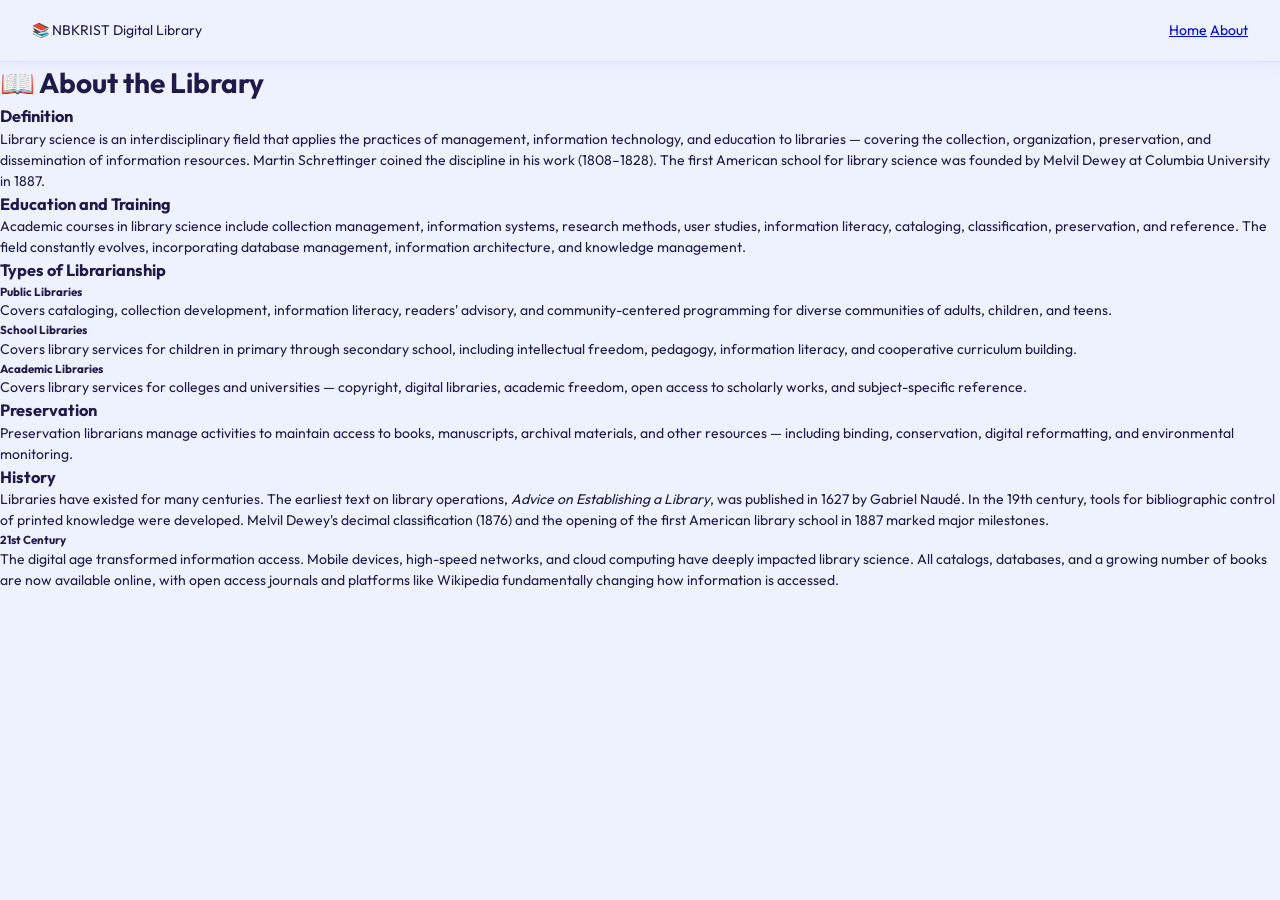
<file: about.html>
﻿<!DOCTYPE html>
<html lang="en">
<head>
<meta charset="UTF-8">
<meta name="viewport" content="width=device-width, initial-scale=1.0">
<title>About – NBKRIST Library</title>
<link rel="stylesheet" href="styles.css">
<link rel="icon" href="images(3).jpeg">
</head>
<body>
<nav>
  <div class="nav-logo">📚 <span>NBKRIST</span> Digital Library</div>
  <div class="nav-links">
    <a href="index.html">Home</a>
    <a href="about.html" class="active">About</a>
  </div>
</nav>
<div class="about-wrap">
  <div class="about-card">
    <h1>📖 About the Library</h1>
    <h3>Definition</h3>
    <p>Library science is an interdisciplinary field that applies the practices of management, information technology, and education to libraries — covering the collection, organization, preservation, and dissemination of information resources. Martin Schrettinger coined the discipline in his work (1808–1828). The first American school for library science was founded by Melvil Dewey at Columbia University in 1887.</p>
    <h3>Education and Training</h3>
    <p>Academic courses in library science include collection management, information systems, research methods, user studies, information literacy, cataloging, classification, preservation, and reference. The field constantly evolves, incorporating database management, information architecture, and knowledge management.</p>
    <h3>Types of Librarianship</h3>
    <h5>Public Libraries</h5>
    <p>Covers cataloging, collection development, information literacy, readers' advisory, and community-centered programming for diverse communities of adults, children, and teens.</p>
    <h5>School Libraries</h5>
    <p>Covers library services for children in primary through secondary school, including intellectual freedom, pedagogy, information literacy, and cooperative curriculum building.</p>
    <h5>Academic Libraries</h5>
    <p>Covers library services for colleges and universities — copyright, digital libraries, academic freedom, open access to scholarly works, and subject-specific reference.</p>
    <h3>Preservation</h3>
    <p>Preservation librarians manage activities to maintain access to books, manuscripts, archival materials, and other resources — including binding, conservation, digital reformatting, and environmental monitoring.</p>
    <h3>History</h3>
    <p>Libraries have existed for many centuries. The earliest text on library operations, <em>Advice on Establishing a Library</em>, was published in 1627 by Gabriel Naudé. In the 19th century, tools for bibliographic control of printed knowledge were developed. Melvil Dewey's decimal classification (1876) and the opening of the first American library school in 1887 marked major milestones.</p>
    <h5>21st Century</h5>
    <p>The digital age transformed information access. Mobile devices, high-speed networks, and cloud computing have deeply impacted library science. All catalogs, databases, and a growing number of books are now available online, with open access journals and platforms like Wikipedia fundamentally changing how information is accessed.</p>
  </div>
</div>
</body>
</html>
</file>
<file: styles.css>
﻿@import url('https://fonts.googleapis.com/css2?family=Outfit:wght@300;400;500;600;700;800;900&display=swap');
*,*::before,*::after{box-sizing:border-box;margin:0;padding:0}

:root{
  --c1:#f97316;
  --c2:#3b82f6;
  --c3:#8b5cf6;
  --c4:#10b981;
  --bg:#eef2ff;
  --card:rgba(255,255,255,.78);
  --border:rgba(99,102,241,.14);
  --ink:#1e1b4b;
  --ink2:#3730a3;
  --muted:#6b7280;
  --sh:0 2px 14px rgba(99,102,241,.1);
  --sh2:0 8px 32px rgba(99,102,241,.18);
}

html{scroll-behavior:smooth}
body{font-family:'Outfit',sans-serif;background:var(--bg);color:var(--ink);font-size:14px;line-height:1.5;min-height:100vh;overflow-x:hidden}
::-webkit-scrollbar{width:5px}
::-webkit-scrollbar-thumb{background:linear-gradient(var(--c3),var(--c2));border-radius:99px}

/* ─── BACKGROUND ─── */
.bg{position:fixed;inset:0;z-index:0;background:linear-gradient(135deg,#eef2ff 0%,#e0e7ff 40%,#ede9fe 70%,#fce7f3 100%);overflow:hidden}
.bg::before{content:'';position:absolute;width:700px;height:700px;border-radius:50%;background:radial-gradient(circle,rgba(99,102,241,.16),transparent 70%);top:-220px;left:-180px;animation:orb1 13s ease-in-out infinite}
.bg::after{content:'';position:absolute;width:600px;height:600px;border-radius:50%;background:radial-gradient(circle,rgba(139,92,246,.13),transparent 70%);bottom:-180px;right:-180px;animation:orb2 16s ease-in-out infinite}
.orb{position:absolute;border-radius:50%;pointer-events:none}
.orb1{width:420px;height:420px;top:30%;left:55%;background:radial-gradient(circle,rgba(249,115,22,.09),transparent 70%);animation:orb3 18s ease-in-out infinite}
.orb2{width:320px;height:320px;top:58%;left:15%;background:radial-gradient(circle,rgba(16,185,129,.09),transparent 70%);animation:orb3 22s ease-in-out infinite;animation-delay:-7s}
.orb3{width:240px;height:240px;top:8%;left:42%;background:radial-gradient(circle,rgba(59,130,246,.1),transparent 70%);animation:orb3 11s ease-in-out infinite;animation-delay:-3s}
@keyframes orb1{0%,100%{transform:translate(0,0) scale(1)}50%{transform:translate(55px,38px) scale(1.07)}}
@keyframes orb2{0%,100%{transform:translate(0,0) scale(1)}50%{transform:translate(-48px,-28px) scale(1.05)}}
@keyframes orb3{0%,100%{transform:translate(0,0)}33%{transform:translate(28px,-36px)}66%{transform:translate(-22px,18px)}}
.particle{position:absolute;border-radius:50%;animation:rise linear infinite;opacity:0}
@keyframes rise{0%{opacity:0;transform:translateY(0) scale(0)}10%{opacity:.55}90%{opacity:.25}100%{opacity:0;transform:translateY(-100vh) scale(1.4)}}

nav,.hero,.mob-tabs,.sr-wrap,.prog-wrap,.tab-panel,footer,#btt,.toast,.quick-nav{position:relative;z-index:1}

/* ─── NAV ─── */
nav{position:sticky;top:0;z-index:999;height:62px;display:flex;align-items:center;justify-content:space-between;padding:0 32px;background:rgba(238,242,255,.82);backdrop-filter:blur(22px);border-bottom:1px solid rgba(99,102,241,.13);box-shadow:0 1px 20px rgba(99,102,241,.09)}
.logo{display:flex;align-items:center;gap:10px;text-decoration:none;font-weight:800;font-size:1rem;color:var(--ink)}
.logo-box{width:34px;height:34px;border-radius:10px;background:linear-gradient(135deg,var(--c3),var(--c2));display:flex;align-items:center;justify-content:center;font-size:.88rem;box-shadow:0 4px 12px rgba(99,102,241,.38)}
.nav-pills{display:flex;gap:3px;background:rgba(99,102,241,.08);border-radius:12px;padding:4px}
.np{padding:6px 20px;border-radius:9px;border:none;background:transparent;font-family:inherit;font-size:.8rem;font-weight:600;color:var(--muted);cursor:pointer;transition:all .2s}
.np:hover{color:var(--ink)}
.np.on{background:linear-gradient(135deg,var(--c3),var(--c2));color:#fff;box-shadow:0 3px 12px rgba(99,102,241,.34)}
.nav-r{display:flex;align-items:center;gap:8px}
.nav-r a{font-size:.8rem;font-weight:600;color:var(--muted);text-decoration:none;padding:7px 16px;border-radius:9px;border:1px solid transparent;transition:all .2s}
.nav-r a:hover{color:var(--c3);border-color:rgba(139,92,246,.3);background:rgba(139,92,246,.06)}

/* ─── HERO ─── */
.hero{padding:52px 32px 42px;display:flex;align-items:center;justify-content:space-between;gap:36px;flex-wrap:wrap}
.hero-left{flex:1;min-width:280px;animation:slideUp .65s ease both}
@keyframes slideUp{from{opacity:0;transform:translateY(22px)}to{opacity:1;transform:translateY(0)}}
.chip{display:inline-flex;align-items:center;gap:8px;background:rgba(99,102,241,.1);border:1px solid rgba(99,102,241,.22);color:var(--c3);font-size:.68rem;font-weight:700;letter-spacing:1.2px;text-transform:uppercase;padding:5px 14px;border-radius:99px;margin-bottom:18px}
.chip-dot{width:6px;height:6px;border-radius:50%;background:var(--c3);animation:blink 2s infinite}
@keyframes blink{0%,100%{opacity:1;transform:scale(1)}50%{opacity:.35;transform:scale(.65)}}
.hero h1{font-size:clamp(2rem,3.5vw,3rem);font-weight:900;line-height:1.06;letter-spacing:-1.5px;margin-bottom:14px;color:var(--ink)}
.hero h1 em{font-style:normal;background:linear-gradient(135deg,var(--c3),var(--c2),var(--c1));-webkit-background-clip:text;background-clip:text;color:transparent}
.hero p{font-size:.9rem;color:var(--muted);line-height:1.75;max-width:400px;margin-bottom:24px}

/* search */
.search-box{position:relative;max-width:380px}
.search-box input{width:100%;padding:12px 16px 12px 44px;border-radius:99px;border:1.5px solid rgba(99,102,241,.2);background:rgba(255,255,255,.8);backdrop-filter:blur(8px);color:var(--ink);font-family:inherit;font-size:.86rem;outline:none;transition:all .25s;box-shadow:var(--sh)}
.search-box input:focus{border-color:var(--c3);background:#fff;box-shadow:0 0 0 4px rgba(139,92,246,.1)}
.search-box input::placeholder{color:var(--muted)}
.si{position:absolute;left:15px;top:50%;transform:translateY(-50%);color:var(--muted);font-size:.95rem;pointer-events:none}
.sc{position:absolute;right:12px;top:50%;transform:translateY(-50%);background:rgba(99,102,241,.1);border:none;border-radius:6px;color:var(--c3);font-size:.68rem;font-weight:700;padding:3px 9px;cursor:pointer;display:none;font-family:inherit;transition:all .2s}
.sc:hover{background:var(--c3);color:#fff}

/* stats */
.hero-right{display:grid;grid-template-columns:1fr 1fr;gap:10px;flex-shrink:0;animation:slideUp .65s .15s ease both}
.stat-box{background:rgba(255,255,255,.72);backdrop-filter:blur(10px);border:1px solid rgba(99,102,241,.14);border-radius:16px;padding:16px 22px;text-align:center;transition:all .25s;cursor:default;box-shadow:var(--sh)}
.stat-box:hover{transform:translateY(-3px);box-shadow:var(--sh2);border-color:rgba(99,102,241,.28)}
.stat-n{font-size:1.55rem;font-weight:900;line-height:1;margin-bottom:3px;background:linear-gradient(135deg,var(--c3),var(--c2));-webkit-background-clip:text;background-clip:text;color:transparent}
.stat-l{font-size:.6rem;font-weight:700;text-transform:uppercase;letter-spacing:.8px;color:var(--muted)}

/* ─── QUICK NAV ─── */
.quick-nav{display:flex;gap:8px;padding:0 32px 20px;max-width:1600px;margin:0 auto;flex-wrap:wrap}
.qn-btn{display:flex;align-items:center;gap:6px;padding:8px 16px;border-radius:99px;border:1.5px solid rgba(99,102,241,.18);background:rgba(255,255,255,.7);backdrop-filter:blur(8px);font-family:inherit;font-size:.76rem;font-weight:600;color:var(--muted);cursor:pointer;transition:all .2s;text-decoration:none}
.qn-btn:hover{border-color:var(--c3);color:var(--c3);background:rgba(139,92,246,.06);transform:translateY(-1px)}

/* ─── MOB TABS ─── */
.mob-tabs{display:none;justify-content:center;gap:6px;padding:8px 16px;flex-wrap:wrap}
.mt{padding:8px 18px;border-radius:99px;border:1.5px solid rgba(99,102,241,.18);background:rgba(255,255,255,.7);font-family:inherit;font-size:.79rem;font-weight:600;color:var(--muted);cursor:pointer;transition:all .2s;backdrop-filter:blur(8px)}
.mt.on{background:linear-gradient(135deg,var(--c3),var(--c2));color:#fff;border-color:transparent;box-shadow:0 4px 14px rgba(99,102,241,.3)}

/* ─── SEARCH RESULTS ─── */
.sr-wrap{display:none;padding:14px 32px 22px;max-width:1600px;margin:0 auto}
.sr-wrap.on{display:block}
.sr-wrap h5{font-size:.77rem;color:var(--muted);font-weight:600;margin-bottom:10px}
.ri{display:flex;align-items:center;gap:10px;padding:11px 15px;background:rgba(255,255,255,.8);border:1px solid rgba(99,102,241,.14);border-radius:12px;text-decoration:none;color:var(--ink);font-size:.8rem;font-weight:500;margin-bottom:5px;transition:all .18s;backdrop-filter:blur(8px)}
.ri:hover{border-color:var(--c3);transform:translateX(5px);box-shadow:var(--sh)}
.tag{margin-left:auto;padding:2px 10px;border-radius:99px;font-size:.6rem;font-weight:700;text-transform:uppercase;letter-spacing:.4px;flex-shrink:0}
.tb{background:rgba(59,130,246,.1);color:#2563eb;border:1px solid rgba(59,130,246,.25)}
.ts{background:rgba(16,185,129,.1);color:#059669;border:1px solid rgba(16,185,129,.25)}
.to{background:rgba(249,115,22,.1);color:#ea580c;border:1px solid rgba(249,115,22,.25)}
.no-res{text-align:center;padding:28px;color:var(--muted);font-size:.86rem}

/* ─── PROGRESS ─── */
.prog-wrap{padding:0 32px 16px;max-width:1600px;margin:0 auto}
.prog-card{background:rgba(255,255,255,.72);backdrop-filter:blur(12px);border:1px solid rgba(99,102,241,.14);border-radius:18px;padding:18px 22px;box-shadow:var(--sh)}
.prog-head{font-size:.7rem;font-weight:700;color:var(--muted);text-transform:uppercase;letter-spacing:.8px;margin-bottom:14px;display:flex;align-items:center;gap:6px}
.prog-grid{display:grid;grid-template-columns:repeat(4,1fr);gap:10px}
.pi{background:rgba(238,242,255,.8);border:1px solid rgba(99,102,241,.11);border-radius:12px;padding:12px 14px;cursor:pointer;transition:all .2s}
.pi:hover{transform:translateY(-3px);box-shadow:var(--sh2);background:#fff}
.pi-lbl{font-size:.63rem;font-weight:700;color:var(--muted);text-transform:uppercase;letter-spacing:.5px;margin-bottom:8px}
.pi-bar{height:4px;background:rgba(99,102,241,.1);border-radius:99px;margin-bottom:6px;overflow:hidden}
.pi-fill{height:100%;border-radius:99px;width:0;transition:width 1.2s cubic-bezier(.4,0,.2,1)}
.pi:nth-child(1) .pi-fill{background:linear-gradient(90deg,var(--c1),#fb923c)}
.pi:nth-child(2) .pi-fill{background:linear-gradient(90deg,var(--c2),#60a5fa)}
.pi:nth-child(3) .pi-fill{background:linear-gradient(90deg,var(--c3),#a78bfa)}
.pi:nth-child(4) .pi-fill{background:linear-gradient(90deg,var(--c4),#34d399)}
.pi-txt{font-size:.63rem;font-weight:600;color:var(--muted)}

/* ─── TAB PANELS ─── */
.tab-panel{display:none}
.tab-panel.active{display:block}

/* ─── YEAR LABELS ─── */
.year-labels{display:grid;grid-template-columns:repeat(4,1fr);gap:6px;padding:16px 32px 0;max-width:1600px;margin:0 auto}
.yl{border-radius:14px 14px 0 0;padding:12px 16px;display:flex;align-items:center;gap:10px;color:#fff;cursor:pointer;user-select:none;transition:opacity .15s,transform .15s}
.yl:hover{opacity:.9;transform:translateY(-1px)}
.yl-1{background:linear-gradient(135deg,#f97316,#fb923c)}
.yl-2{background:linear-gradient(135deg,#3b82f6,#60a5fa)}
.yl-3{background:linear-gradient(135deg,#8b5cf6,#a78bfa)}
.yl-4{background:linear-gradient(135deg,#10b981,#34d399)}
.yl-icon{font-size:1.05rem;flex-shrink:0}
.yl-info{flex:1;min-width:0}
.yl-name{font-size:.81rem;font-weight:800;white-space:nowrap}
.yl-sub{font-size:.62rem;opacity:.85;margin-top:1px}
.yl-arr{font-size:.58rem;transition:transform .25s;flex-shrink:0}
.yl.closed .yl-arr{transform:rotate(-90deg)}

/* ─── YEAR COLUMNS ─── */
.year-cols{display:grid;grid-template-columns:repeat(4,1fr);gap:6px;padding:0 32px 36px;max-width:1600px;margin:0 auto;align-items:start}
.yp{background:rgba(255,255,255,.72);backdrop-filter:blur(12px);border:1px solid rgba(99,102,241,.12);border-radius:0 0 14px 14px;overflow:hidden;box-shadow:var(--sh)}
.yp.hidden{display:none}
.yp-inner{padding:10px}

/* ─── SEM ─── */
.sem{margin-bottom:6px;border-radius:11px;border:1px solid rgba(99,102,241,.1);overflow:hidden}
.sem-h{display:flex;align-items:center;gap:8px;padding:9px 12px;background:rgba(238,242,255,.7);cursor:pointer;user-select:none;transition:background .15s}
.sem-h:hover{background:rgba(224,231,255,.8)}
.sem-dot{width:7px;height:7px;border-radius:50%;flex-shrink:0}
.yp[data-col="1"] .sem-dot{background:var(--c1)}
.yp[data-col="2"] .sem-dot{background:var(--c2)}
.yp[data-col="3"] .sem-dot{background:var(--c3)}
.yp[data-col="4"] .sem-dot{background:var(--c4)}
.yp[data-col="1"] .sem-name{color:#c2410c}
.yp[data-col="2"] .sem-name{color:#1d4ed8}
.yp[data-col="3"] .sem-name{color:#6d28d9}
.yp[data-col="4"] .sem-name{color:#047857}
.sem-name{flex:1;font-size:.75rem;font-weight:700}
.sem-arr{color:var(--muted);font-size:.55rem;transition:transform .2s}
.sem.open .sem-arr{transform:rotate(90deg)}
.sem-body{display:none;padding:6px 4px 4px;background:rgba(248,250,255,.6)}
.sem.open .sem-body{display:block}

/* special for 4th year sem 2 */
.sem-special .sem-h{background:rgba(209,250,229,.4)}
.sem-special .sem-h:hover{background:rgba(167,243,208,.5)}
.sem-special .sem-dot{background:var(--c4)!important}
.sem-special .sem-name{color:#047857!important}

/* ─── SUBJECT ─── */
.subj{margin-bottom:2px}
.subj-h{display:flex;align-items:center;gap:7px;padding:7px 10px;border-radius:8px;cursor:pointer;user-select:none;transition:all .14s;border:1px solid transparent}
.subj-h:hover{background:rgba(224,231,255,.6);border-color:rgba(99,102,241,.2)}
.subj.open .subj-h{background:rgba(224,231,255,.6);border-color:rgba(99,102,241,.2)}
.subj-dot{width:4px;height:4px;border-radius:50%;background:rgba(99,102,241,.45);flex-shrink:0}
.subj-name{flex:1;font-size:.72rem;font-weight:600;color:#3730a3;line-height:1.35}
.subj-arr{font-size:.52rem;color:var(--muted);transition:transform .18s}
.subj.open .subj-arr{transform:rotate(90deg);color:var(--c3)}
.subj-body{display:none;padding:3px 2px 4px 10px}
.subj.open .subj-body{display:block}

/* ─── LINKS ─── */
.bl,.sl,.pl{display:flex;align-items:flex-start;gap:8px;padding:6px 10px;border-radius:8px;text-decoration:none;color:#374151;font-size:.7rem;font-weight:500;border:1px solid transparent;margin-bottom:2px;transition:all .16s;line-height:1.4}
.bl .bi,.sl .bi,.pl .bi{flex-shrink:0;margin-top:1px;font-size:.8rem}
.bl:hover{background:rgba(255,255,255,.9);border-color:rgba(249,115,22,.4);color:#c2410c;transform:translateX(3px);box-shadow:0 2px 8px rgba(249,115,22,.12)}
.sl:hover{background:rgba(255,255,255,.9);border-color:rgba(59,130,246,.4);color:#1d4ed8;transform:translateX(3px);box-shadow:0 2px 8px rgba(59,130,246,.12)}
.pl:hover{background:rgba(255,255,255,.9);border-color:rgba(139,92,246,.4);color:#6d28d9;transform:translateX(3px);box-shadow:0 2px 8px rgba(139,92,246,.12)}

/* ─── FLAT ─── */
.flat{margin-bottom:5px;border-radius:10px;border:1px solid rgba(16,185,129,.2);overflow:hidden;transition:box-shadow .18s}
.flat:hover{box-shadow:0 3px 12px rgba(16,185,129,.12)}
.flat-h{display:flex;align-items:center;gap:7px;padding:8px 12px;background:rgba(209,250,229,.4);cursor:pointer;user-select:none;transition:background .15s}
.flat-h:hover{background:rgba(167,243,208,.5)}
.flat-dot{width:6px;height:6px;border-radius:50%;background:var(--c4);flex-shrink:0}
.flat-name{flex:1;font-size:.74rem;font-weight:700;color:#065f46}
.flat-arr{color:var(--muted);font-size:.55rem;transition:transform .2s}
.flat.open .flat-arr{transform:rotate(90deg);color:var(--c4)}
.flat-body{display:none;padding:5px 10px 8px;background:rgba(236,253,245,.5)}
.flat.open .flat-body{display:block}

/* ─── SECTION WRAPPER ─── */
.section-wrap{max-width:1600px;margin:0 auto;padding:0 32px 36px}
.section-title{font-size:.72rem;font-weight:700;color:var(--muted);text-transform:uppercase;letter-spacing:.9px;margin-bottom:14px;display:flex;align-items:center;gap:8px}
.section-title::after{content:'';flex:1;height:1px;background:rgba(99,102,241,.12)}

/* ─── YEAR CARDS (syllabus/online) ─── */
/* FIXED: use grid with 2 cols, each card independently toggled */
.two-grid{display:grid;grid-template-columns:repeat(2,1fr);gap:14px;padding:16px 32px 36px;max-width:1600px;margin:0 auto}

/* CRITICAL FIX: each ycard is independent */
.ycard{background:rgba(255,255,255,.75);backdrop-filter:blur(12px);border:1px solid rgba(99,102,241,.13);border-radius:18px;overflow:hidden;box-shadow:var(--sh);transition:box-shadow .25s,transform .25s}
.ycard:hover{box-shadow:var(--sh2);transform:translateY(-2px)}
.yc1{border-top:3px solid var(--c1)}
.yc2{border-top:3px solid var(--c2)}
.yc3{border-top:3px solid var(--c3)}
.yc4{border-top:3px solid var(--c4)}
.yhead{display:flex;align-items:center;gap:12px;padding:16px 18px;cursor:pointer;user-select:none;transition:background .15s}
.yhead:hover{background:rgba(238,242,255,.5)}
.yicon{width:38px;height:38px;border-radius:11px;display:flex;align-items:center;justify-content:center;font-size:1rem;flex-shrink:0}
.yc1 .yicon{background:rgba(249,115,22,.12)}
.yc2 .yicon{background:rgba(59,130,246,.12)}
.yc3 .yicon{background:rgba(139,92,246,.12)}
.yc4 .yicon{background:rgba(16,185,129,.12)}
.yinfo{flex:1}
.yname{font-size:.92rem;font-weight:800;color:var(--ink)}
.ysub{font-size:.67rem;color:var(--muted);margin-top:1px}
.ytog{width:26px;height:26px;border-radius:7px;background:rgba(99,102,241,.08);border:1px solid rgba(99,102,241,.14);display:flex;align-items:center;justify-content:center;color:var(--muted);font-size:.55rem;transition:all .22s;flex-shrink:0}
.ycard.open .ytog{transform:rotate(180deg)}
.yc1.open .ytog{background:var(--c1);color:#fff;border-color:var(--c1)}
.yc2.open .ytog{background:var(--c2);color:#fff;border-color:var(--c2)}
.yc3.open .ytog{background:var(--c3);color:#fff;border-color:var(--c3)}
.yc4.open .ytog{background:var(--c4);color:#fff;border-color:var(--c4)}

/* CRITICAL FIX: ybody hidden by default, only shown when parent has .open */
.ybody{display:none;padding:12px;border-top:1px solid rgba(99,102,241,.08)}
.ycard.open>.ybody{display:block}

/* ─── TOOLS GRID ─── */
.tools-grid{display:grid;grid-template-columns:repeat(auto-fill,minmax(200px,1fr));gap:10px;padding:0 32px 36px;max-width:1600px;margin:0 auto}
.tool-card{background:rgba(255,255,255,.72);backdrop-filter:blur(10px);border:1px solid rgba(99,102,241,.13);border-radius:14px;padding:14px 16px;text-decoration:none;color:var(--ink);transition:all .22s;display:flex;align-items:center;gap:12px;box-shadow:var(--sh)}
.tool-card:hover{transform:translateY(-3px);box-shadow:var(--sh2);border-color:var(--c3)}
.tool-icon{width:36px;height:36px;border-radius:9px;display:flex;align-items:center;justify-content:center;font-size:1.1rem;flex-shrink:0}
.tool-info{flex:1;min-width:0}
.tool-name{font-size:.78rem;font-weight:700;color:var(--ink);margin-bottom:2px}
.tool-desc{font-size:.65rem;color:var(--muted);white-space:nowrap;overflow:hidden;text-overflow:ellipsis}

/* ─── NOTICE BANNER ─── */
.notice{margin:0 32px 20px;border-radius:14px;background:linear-gradient(135deg,rgba(99,102,241,.08),rgba(139,92,246,.06));border:1px solid rgba(99,102,241,.18);padding:14px 20px;display:flex;align-items:center;gap:12px;max-width:calc(1600px - 64px);margin-left:auto;margin-right:auto}
.notice-icon{font-size:1.3rem;flex-shrink:0}
.notice-text{font-size:.78rem;color:var(--ink2);font-weight:500;line-height:1.5}
.notice-text b{color:var(--c3)}

/* ─── FOOTER ─── */
footer{background:rgba(238,242,255,.82);backdrop-filter:blur(12px);border-top:1px solid rgba(99,102,241,.12);padding:24px 32px;display:flex;align-items:center;justify-content:space-between;gap:20px;flex-wrap:wrap}
.footer-left{font-size:.75rem;color:var(--muted)}
.footer-left b{background:linear-gradient(135deg,var(--c3),var(--c2));-webkit-background-clip:text;background-clip:text;color:transparent}
.footer-links{display:flex;gap:16px}
.footer-links a{font-size:.74rem;color:var(--muted);text-decoration:none;font-weight:500;transition:color .2s}
.footer-links a:hover{color:var(--c3)}

/* ─── BTT + TOAST ─── */
#btt{position:fixed;bottom:24px;right:24px;z-index:500;width:42px;height:42px;border-radius:12px;background:linear-gradient(135deg,var(--c3),var(--c2));color:#fff;border:none;cursor:pointer;font-size:1.1rem;display:flex;align-items:center;justify-content:center;box-shadow:0 6px 20px rgba(99,102,241,.4);opacity:0;pointer-events:none;transition:all .3s}
#btt.show{opacity:1;pointer-events:all}
#btt:hover{transform:translateY(-3px);box-shadow:0 10px 28px rgba(99,102,241,.5)}
.toast{position:fixed;bottom:78px;right:24px;z-index:600;background:var(--ink);color:#fff;padding:9px 16px;border-radius:11px;font-size:.75rem;font-weight:600;box-shadow:var(--sh2);opacity:0;transform:translateY(6px);transition:all .3s;pointer-events:none}
.toast.on{opacity:1;transform:translateY(0)}

/* ─── RESPONSIVE ─── */
@media(max-width:1200px){.year-labels,.year-cols{grid-template-columns:repeat(2,1fr)}.prog-grid{grid-template-columns:repeat(2,1fr)}}
@media(max-width:900px){
  nav{padding:0 18px}.nav-pills{display:none}.mob-tabs{display:flex}
  .hero{padding:36px 18px 30px}.hero-right{grid-template-columns:repeat(4,1fr)}
  .year-labels,.year-cols,.prog-wrap,.sr-wrap,.section-wrap,.notice,.tools-grid{padding-left:18px;padding-right:18px}
  .year-cols{padding-bottom:24px}.two-grid{grid-template-columns:1fr;padding:12px 18px 32px}
  .quick-nav{padding:0 18px 16px}.footer-links{display:none}
}
@media(max-width:600px){
  .year-labels,.year-cols{grid-template-columns:1fr}.hero h1{font-size:1.8rem}
  .hero-right{grid-template-columns:repeat(2,1fr)}.prog-grid{grid-template-columns:repeat(2,1fr)}
  .tools-grid{grid-template-columns:repeat(2,1fr)}
}
</file>
